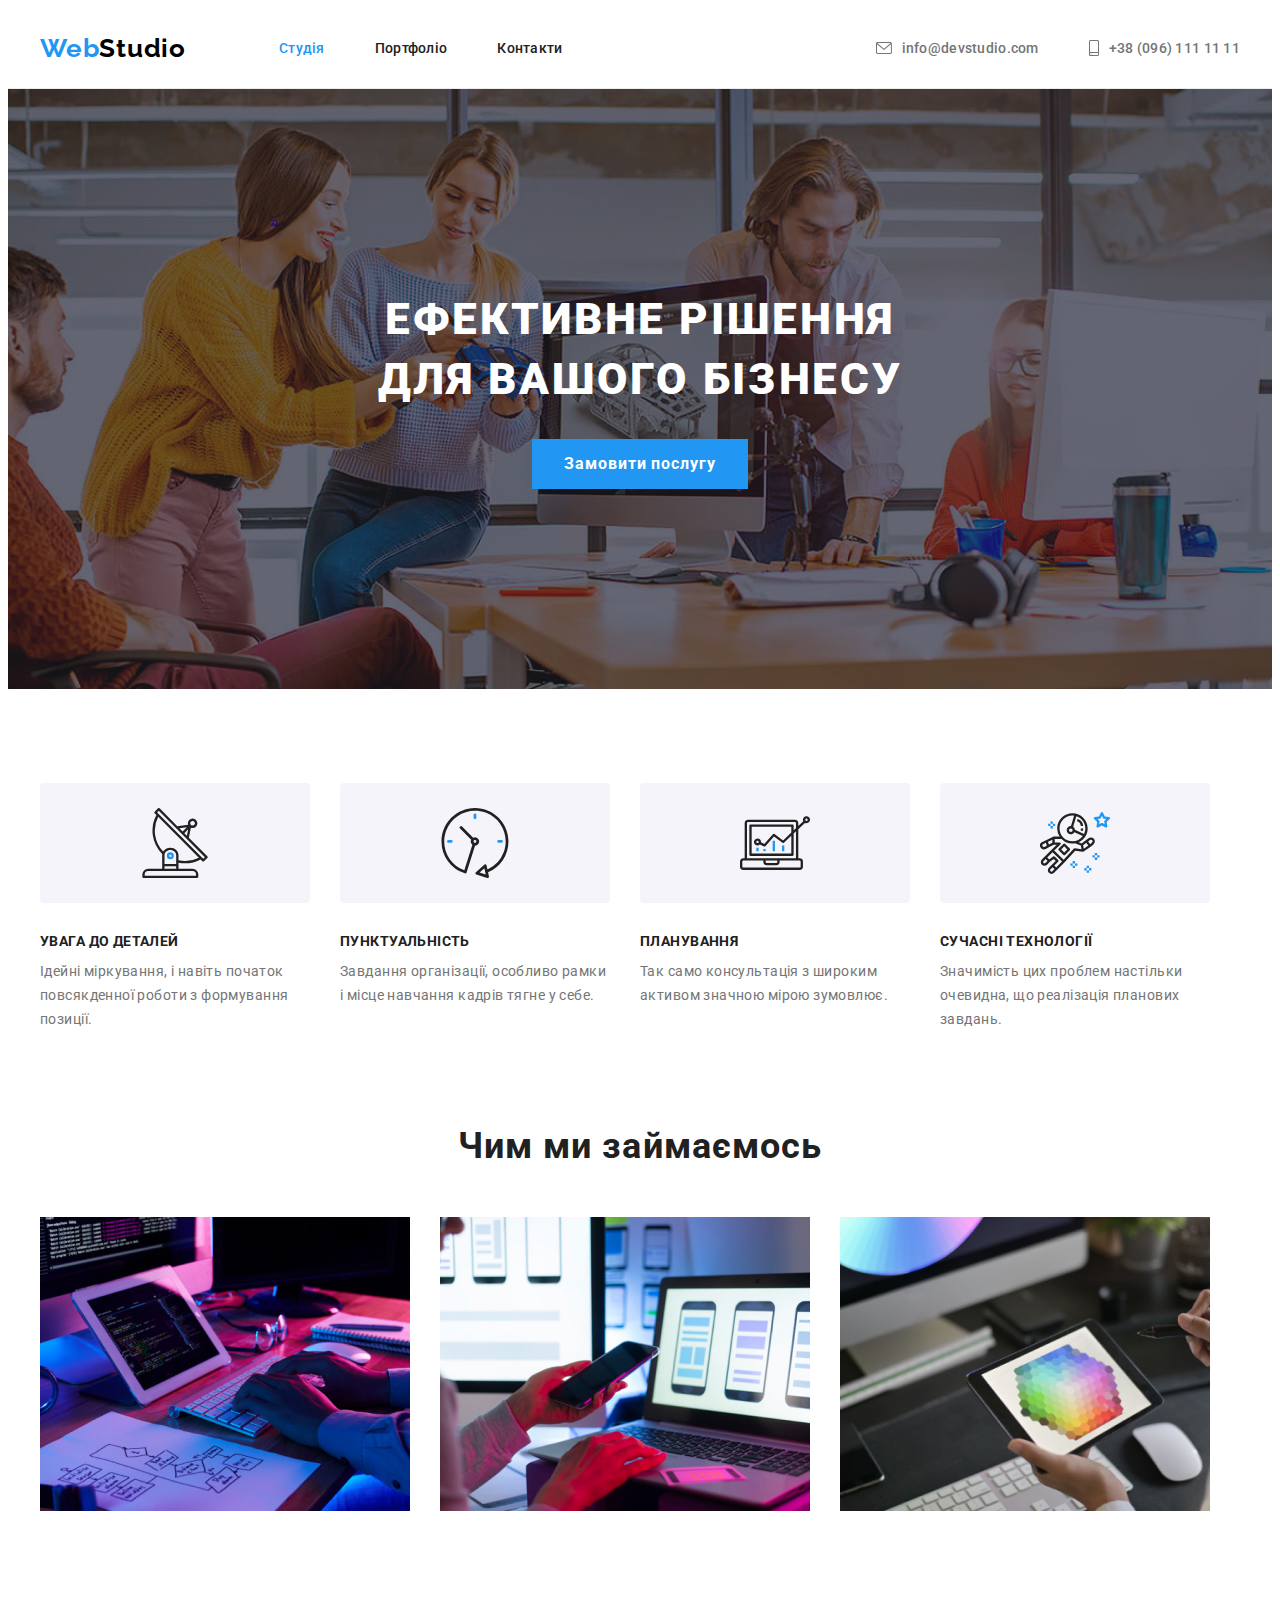
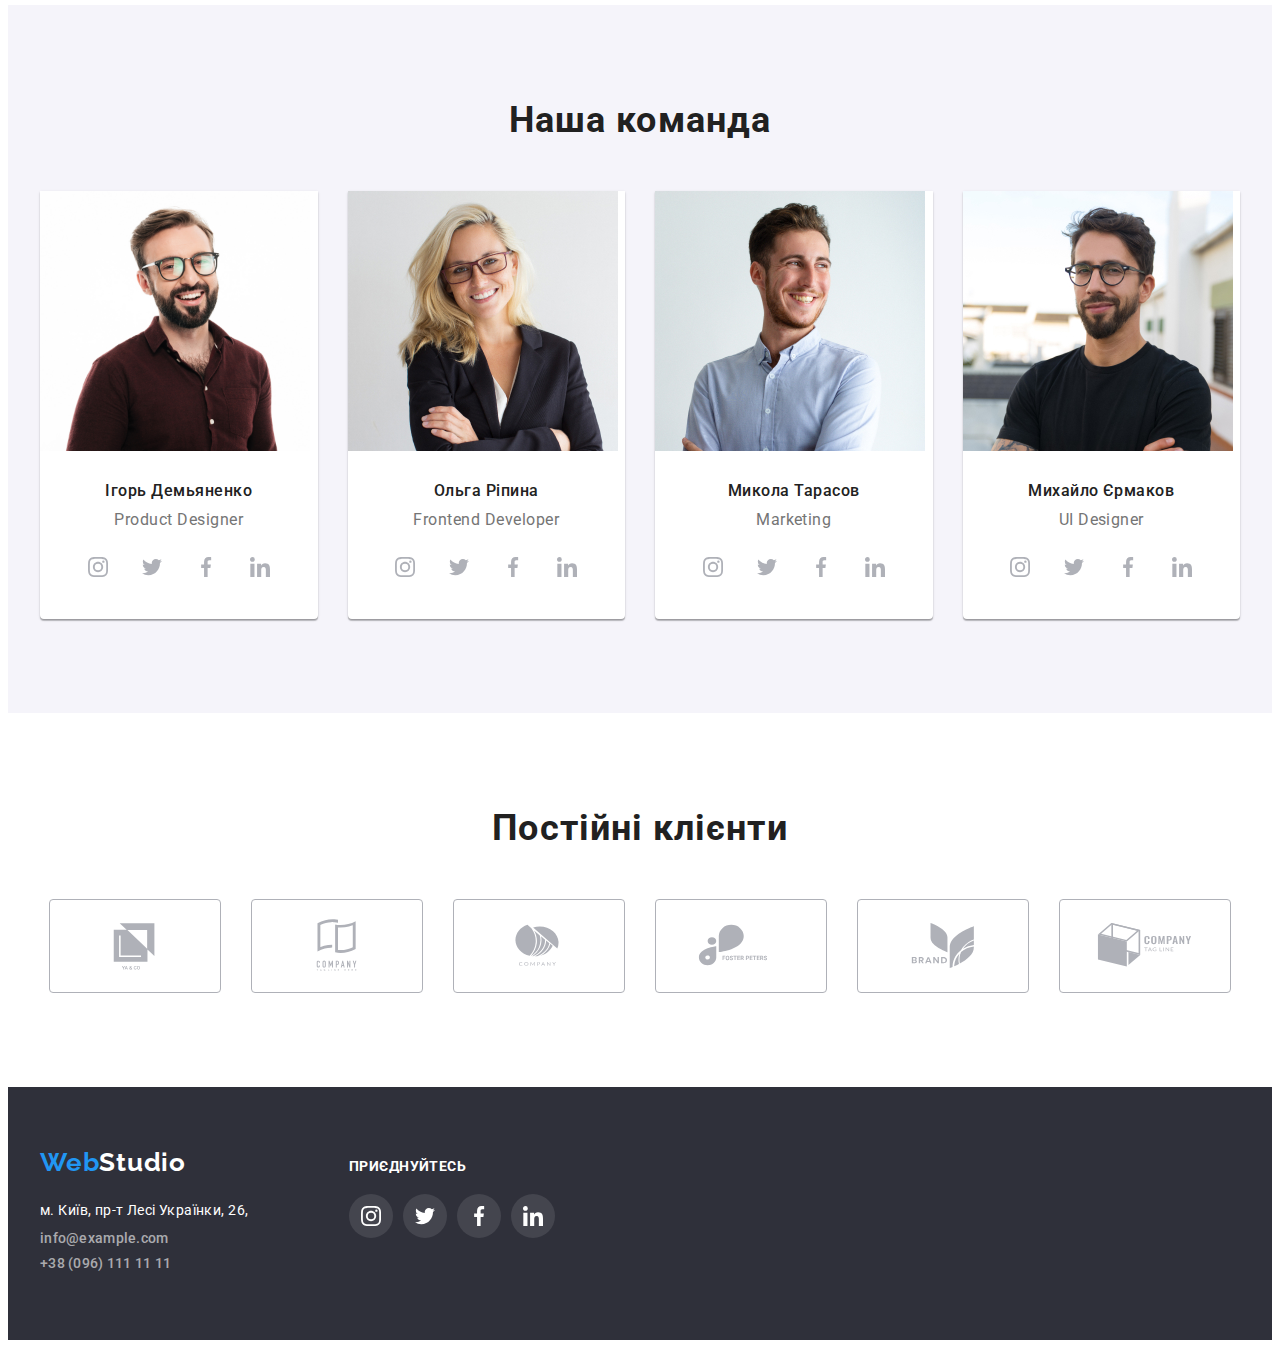
<file: index.html>
<!DOCTYPE html>
<html lang="uk">
  <head>
    <meta charset="UTF-8" />
    <meta http-equiv="X-UA-Compatible" content="IE=edge" />
    <meta name="viewport" content="width=device-width, initial-scale=1.0" />
    <title>WebStudio</title>
    <!--Fonts start-->
    <link rel="preconnect" href="https://fonts.googleapis.com" />
    <link rel="preconnect" href="https://fonts.gstatic.com" crossorigin />
    <link
      href="https://fonts.googleapis.com/css2?family=Montserrat&family=Raleway:wght@700&family=Roboto:wght@400;500;700;900&display=swap"
      rel="stylesheet"
    />
    <!--Fonts end-->
    <!--Normalize start-->
    <link
      rel="stylesheet"
      href="https://cdnjs.cloudflare.com/ajax/libs/modern-normalize/1.1.0/modern-normalize.min.css"
      integrity="sha512-wpPYUAdjBVSE4KJnH1VR1HeZfpl1ub8YT/NKx4PuQ5NmX2tKuGu6U/JRp5y+Y8XG2tV+wKQpNHVUX03MfMFn9Q=="
      crossorigin="anonymous"
      referrerpolicy="no-referrer"
    />
    <!--Normalize end-->
    <!--Custom styles start-->
    <link rel="stylesheet" href="./css/styles.css" />
    <!--Custom styles end-->
  </head>
  <body>
    <!-- Header section -->
    <header class="header">
      <div class="container header-container">
        <a class="logo link"> Web<span class="studio-header">Studio</span> </a>

        <nav class="header-nav">
          <ul class="header-nav-list list">
            <li class="header-item">
              <a
                class="header-link header-link-current link"
                href="./index.html"
                >Студія</a
              >
            </li>
            <li class="header-item">
              <a class="header-link link" href="./portfolio.html">Портфоліо</a>
            </li>
            <li class="header-item">
              <a class="header-link link" href="">Контакти</a>
            </li>
          </ul>
        </nav>
        <ul class="header-contact list">
          <li class="header-contact-list">
            <a class="header-mail link" href="mailto:info@devstudio.com">
              <svg class="icon-nav-mail icon-nav" width="16" height="12">
                <use href="./images/icons.svg#envelope"></use>
              </svg>
              info@devstudio.com
            </a>
          </li>
          <li class="header-contact-list">
            <a class="header-phone link" href="tel:+380961111111">
              <svg class="icon-nav-phon icon-nav" width="10" height="16">
                <use href="./images/icons.svg#smartphone"></use>
              </svg>
              +38 (096) 111 11 11
            </a>
          </li>
        </ul>
      </div>
    </header>
    <!-- Main section -->
    <main>
      <!-- Hero section -->
      <section class="hero-section section">
        <div class="container hero-container">
          <h1 class="main-title">
            Ефективне&nbsp;рішення для&nbsp;вашого бізнесу
          </h1>
          <button class="hero-button" type="button">Замовити послугу</button>
        </div>
      </section>
      <!-- Specialty section -->
      <section class="specialty section">
        <div class="container">
          <h2 class="specialty pecialty-titel" hidden>Характеристики</h2>
          <ul class="specialty-list list">
            <li class="specialty-list-item">
              <div class="specialty-icon-box">
                <svg class="specialty-icon" width="70" height="70">
                  <use href="./images/icons.svg#antenna"></use>
                </svg>
              </div>
              <h3 class="speciality-item">Увага до деталей</h3>
              <p class="specialty-desc">
                Ідейні міркування, і навіть початок повсякденної роботи з
                формування позиції.
              </p>
            </li>
            <li class="specialty-list-item">
              <div class="specialty-icon-box">
                <svg class="specialty-icon" width="70" height="70">
                  <use href="./images/icons.svg#clock"></use>
                </svg>
              </div>
              <h3 class="speciality-item">Пунктуальність</h3>
              <p class="specialty-desc">
                Завдання організації, особливо рамки і місце навчання кадрів
                тягне у себе.
              </p>
            </li>
            <li class="specialty-list-item">
              <div class="specialty-icon-box">
                <svg class="specialty-icon" width="70" height="70">
                  <use href="./images/icons.svg#diagram"></use>
                </svg>
              </div>
              <h3 class="speciality-item">Планування</h3>
              <p class="specialty-desc">
                Так само консультація з широким активом значною мірою зумовлює.
              </p>
            </li>
            <li class="specialty-list-item">
              <div class="specialty-icon-box">
                <svg class="specialty-icon" width="70" height="70">
                  <use href="./images/icons.svg#astronaut"></use>
                </svg>
              </div>
              <h3 class="speciality-item">Сучасні технології</h3>
              <p class="specialty-desc">
                Значимість цих проблем настільки очевидна, що реалізація
                планових завдань.
              </p>
            </li>
          </ul>
        </div>
      </section>
      <!-- work cards section -->
      <section class="work-cards section">
        <div class="container">
          <h2 class="cards-titel">Чим ми займаємось</h2>

          <ul class="work-cards-list list">
            <li class="work-card">
              <img
                class="work-card-image"
                src="./images/work1.jpg"
                alt="робота за ПК"
                width="370"
                height="294"
              />
            </li>
            <li class="work-card">
              <img
                class="work-card-image"
                src="./images/work2.jpg"
                alt="робота за ПК"
                width="370"
                height="294"
              />
            </li>
            <li class="work-card">
              <img
                class="work-card-image"
                src="./images/work3.jpg"
                alt="робота за ПК"
                width="370"
                height="294"
              />
            </li>
          </ul>
        </div>
      </section>

      <!-- Our team section-->
      <section class="team-card section">
        <div class="container">
          <h2 class="cards-titel">Наша команда</h2>
          <ul class="team-card-list list">
            <li class="team-card-item">
              <img
                class="team-card-image"
                src="./images/team1.jpg"
                alt="Ігорь Демьяненко"
                width="270"
                height="260"
              />
              <div class="team-wrapper">
                <h3 class="team-name">Ігорь Демьяненко</h3>
                <p class="team-card-description">Product Designer</p>
                <ul class="socials list">
                  <li class="socials-items">
                    <a
                      class="socials-link link"
                      href=""
                      target="_blank"
                      rel="noopener noreferrer"
                      aria-label="instagram"
                    >
                      <svg class="socials-icon" width="20" height="20">
                        <use href="./images/icons.svg#instagram"></use>
                      </svg>
                    </a>
                  </li>
                  <li class="socials-items">
                    <a
                      class="socials-link link"
                      href=""
                      target="_blank"
                      rel="noopener noreferrer"
                      aria-label="twitter"
                    >
                      <svg class="socials-icon" width="20" height="20">
                        <use href="./images/icons.svg#twitter"></use>
                      </svg>
                    </a>
                  </li>
                  <li class="socials-items">
                    <a
                      class="socials-link link"
                      href=""
                      target="_blank"
                      rel="noopener noreferrer"
                      aria-label="facebook"
                    >
                      <svg class="socials-icon" width="20" height="20">
                        <use href="./images/icons.svg#facebook"></use>
                      </svg>
                    </a>
                  </li>
                  <li class="socials-items">
                    <a
                      class="socials-link link"
                      href=""
                      target="_blank"
                      rel="noopener noreferrer"
                      aria-label="linkedin"
                    >
                      <svg class="socials-icon" width="20" height="20">
                        <use href="./images/icons.svg#linkedin"></use>
                      </svg>
                    </a>
                  </li>
                </ul>
              </div>
            </li>
            <li class="team-card-item">
              <img
                class="team-card-image"
                src="./images/team2.jpg"
                alt="Ольга Ріпина"
                width="270"
                height="260"
              />
              <div class="team-wrapper">
                <h3 class="team-name">Ольга Ріпина</h3>
                <p class="team-card-description">Frontend Developer</p>
                <ul class="socials list">
                  <li class="socials-items">
                    <a
                      class="socials-link link"
                      href=""
                      target="_blank"
                      rel="noopener noreferrer"
                      aria-label="instagram"
                    >
                      <svg class="socials-icon" width="20" height="20">
                        <use href="./images/icons.svg#instagram"></use>
                      </svg>
                    </a>
                  </li>
                  <li class="socials-items">
                    <a
                      class="socials-link link"
                      href=""
                      target="_blank"
                      rel="noopener noreferrer"
                      aria-label="twitter"
                    >
                      <svg class="socials-icon" width="20" height="20">
                        <use href="./images/icons.svg#twitter"></use>
                      </svg>
                    </a>
                  </li>
                  <li class="socials-items">
                    <a
                      class="socials-link link"
                      href=""
                      target="_blank"
                      rel="noopener noreferrer"
                      aria-label="facebook"
                    >
                      <svg class="socials-icon" width="20" height="20">
                        <use href="./images/icons.svg#facebook"></use>
                      </svg>
                    </a>
                  </li>
                  <li class="socials-items">
                    <a
                      class="socials-link link"
                      href=""
                      target="_blank"
                      rel="noopener noreferrer"
                      aria-label="linkedin"
                    >
                      <svg class="socials-icon" width="20" height="20">
                        <use href="./images/icons.svg#linkedin"></use>
                      </svg>
                    </a>
                  </li>
                </ul>
              </div>
            </li>
            <li class="team-card-item">
              <img
                class="team-card-image"
                src="./images/team3.jpg"
                alt="Микола Тарасов"
                width="270"
                height="260"
              />
              <div class="team-wrapper">
                <h3 class="team-name">Микола Тарасов</h3>
                <p class="team-card-description">Marketing</p>
                <ul class="socials list">
                  <li class="socials-items">
                    <a
                      class="socials-link link"
                      href=""
                      target="_blank"
                      rel="noopener noreferrer"
                      aria-label="instagram"
                    >
                      <svg class="socials-icon" width="20" height="20">
                        <use href="./images/icons.svg#instagram"></use>
                      </svg>
                    </a>
                  </li>
                  <li class="socials-items">
                    <a
                      class="socials-link link"
                      href=""
                      target="_blank"
                      rel="noopener noreferrer"
                      aria-label="twitter"
                    >
                      <svg class="socials-icon" width="20" height="20">
                        <use href="./images/icons.svg#twitter"></use>
                      </svg>
                    </a>
                  </li>
                  <li class="socials-items">
                    <a
                      class="socials-link link"
                      href=""
                      target="_blank"
                      rel="noopener noreferrer"
                      aria-label="facebook"
                    >
                      <svg class="socials-icon" width="20" height="20">
                        <use href="./images/icons.svg#facebook"></use>
                      </svg>
                    </a>
                  </li>
                  <li class="socials-items">
                    <a
                      class="socials-link link"
                      href=""
                      target="_blank"
                      rel="noopener noreferrer"
                      aria-label="linkedin"
                    >
                      <svg class="socials-icon" width="20" height="20">
                        <use href="./images/icons.svg#linkedin"></use>
                      </svg>
                    </a>
                  </li>
                </ul>
              </div>
            </li>
            <li class="team-card-item">
              <img
                class="team-card-image"
                src="./images/team4.jpg"
                alt="Михайло Єрмаков"
                width="270"
                height="260"
              />
              <div class="team-wrapper">
                <h3 class="team-name">Михайло Єрмаков</h3>
                <p class="team-card-description">UI Designer</p>
                <ul class="socials list">
                  <li class="socials-items">
                    <a
                      class="socials-link link"
                      href=""
                      target="_blank"
                      rel="noopener noreferrer"
                      aria-label="instagram"
                    >
                      <svg class="socials-icon" width="20" height="20">
                        <use href="./images/icons.svg#instagram"></use>
                      </svg>
                    </a>
                  </li>
                  <li class="socials-items">
                    <a
                      class="socials-link link"
                      href=""
                      target="_blank"
                      rel="noopener noreferrer"
                      aria-label="twitter"
                    >
                      <svg class="socials-icon" width="20" height="20">
                        <use href="./images/icons.svg#twitter"></use>
                      </svg>
                    </a>
                  </li>
                  <li class="socials-items">
                    <a
                      class="socials-link link"
                      href=""
                      target="_blank"
                      rel="noopener noreferrer"
                      aria-label="facebook"
                    >
                      <svg class="socials-icon" width="20" height="20">
                        <use href="./images/icons.svg#facebook"></use>
                      </svg>
                    </a>
                  </li>
                  <li class="socials-items">
                    <a
                      class="socials-link link"
                      href=""
                      target="_blank"
                      rel="noopener noreferrer"
                      aria-label="linkedin"
                    >
                      <svg class="socials-icon" width="20" height="20">
                        <use href="./images/icons.svg#linkedin"></use>
                      </svg>
                    </a>
                  </li>
                </ul>
              </div>
            </li>
          </ul>
        </div>
      </section>
      <!--main clients-->
      <section class="client-section section">
        <div class="container">
          <h2 class="client-titel cards-titel">Постійні клієнти</h2>
          <ul class="client list">
            <li class="client-items">
              <a
                class="client-link link"
                href=""
                target="_blank"
                rel="noopener noreferrer"
                aria-label="company"
              >
                <svg class="client-icon" width="106" height="60">
                  <use href="./images/icons.svg#Logo1"></use>
                </svg>
              </a>
            </li>
            <li class="client-items">
              <a
                class="client-link link"
                href=""
                target="_blank"
                rel="noopener noreferrer"
                aria-label="company"
              >
                <svg class="client-icon" width="106" height="60">
                  <use href="./images/icons.svg#Logo2"></use>
                </svg>
              </a>
            </li>
            <li class="client-items">
              <a
                class="client-link link"
                href=""
                target="_blank"
                rel="noopener noreferrer"
                aria-label="company"
              >
                <svg class="client-icon" width="106" height="60">
                  <use href="./images/icons.svg#Logo3"></use>
                </svg>
              </a>
            </li>
            <li class="client-items">
              <a
                class="client-link link"
                href=""
                target="_blank"
                rel="noopener noreferrer"
                aria-label="company"
              >
                <svg class="client-icon" width="106" height="60">
                  <use href="./images/icons.svg#Logo4"></use>
                </svg>
              </a>
            </li>
            <li class="client-items">
              <a
                class="client-link link"
                href=""
                target="_blank"
                rel="noopener noreferrer"
                aria-label="company"
              >
                <svg class="client-icon" width="106" height="60">
                  <use href="./images/icons.svg#Logo5"></use>
                </svg>
              </a>
            </li>
            <li class="client-items">
              <a
                class="client-link link"
                href=""
                target="_blank"
                rel="noopener noreferrer"
                aria-label="company"
              >
                <svg class="client-icon" width="106" height="60">
                  <use href="./images/icons.svg#Logo6"></use>
                </svg>
              </a>
            </li>
          </ul>
        </div>
      </section>
    </main>
    <!--footer section-->
    <footer class="footer">
      <div class="container footer-conteiner">
        <div class="footer-conteiner1">
          <a class="logo link logo-footer">
            Web<span class="studio-footer">Studio</span>
          </a>
          <address class="footer-address">
            м. Київ, пр-т Лесі Українки, 26,
          </address>

          <ul class="footer-contact list">
            <li class="footer-contact-list">
              <a class="footer-mail link" href="mailto:info@example.com"
                >info@example.com</a
              >
            </li>
            <li class="footer-contact-list">
              <a class="footer-phone link" href="tel:+380961111111"
                >+38 (096) 111 11 11</a
              >
            </li>
          </ul>
        </div>
        <div class="footer-conteiner2">
          <h2 class="footer-socials-titel">приєднуйтесь</h2>
          <ul class="footer-socials list">
            <li class="footer-socials-items">
              <a
                class="footer-socials-link link"
                href=""
                target="_blank"
                rel="noopener noreferrer"
                aria-label="instagram"
              >
                <svg class="socials-icon" width="20" height="20">
                  <use href="./images/icons.svg#instagram"></use>
                </svg>
              </a>
            </li>
            <li class="footer-socials-items">
              <a
                class="footer-socials-link link"
                href=""
                target="_blank"
                rel="noopener noreferrer"
                aria-label="twitter"
              >
                <svg class="footer-socials-icon" width="20" height="20">
                  <use href="./images/icons.svg#twitter"></use>
                </svg>
              </a>
            </li>
            <li class="footer-socials-items">
              <a
                class="footer-socials-link link"
                href=""
                target="_blank"
                rel="noopener noreferrer"
                aria-label="facebook"
              >
                <svg class="footer-socials-icon" width="20" height="20">
                  <use href="./images/icons.svg#facebook"></use>
                </svg>
              </a>
            </li>
            <li class="footer-socials-items">
              <a
                class="footer-socials-link link"
                href=""
                target="_blank"
                rel="noopener noreferrer"
                aria-label="linkedin"
              >
                <svg class="footer-socials-icon" width="20" height="20">
                  <use href="./images/icons.svg#linkedin"></use>
                </svg>
              </a>
            </li>
          </ul>
        </div>
      </div>
    </footer>
  </body>
</html>
</file>
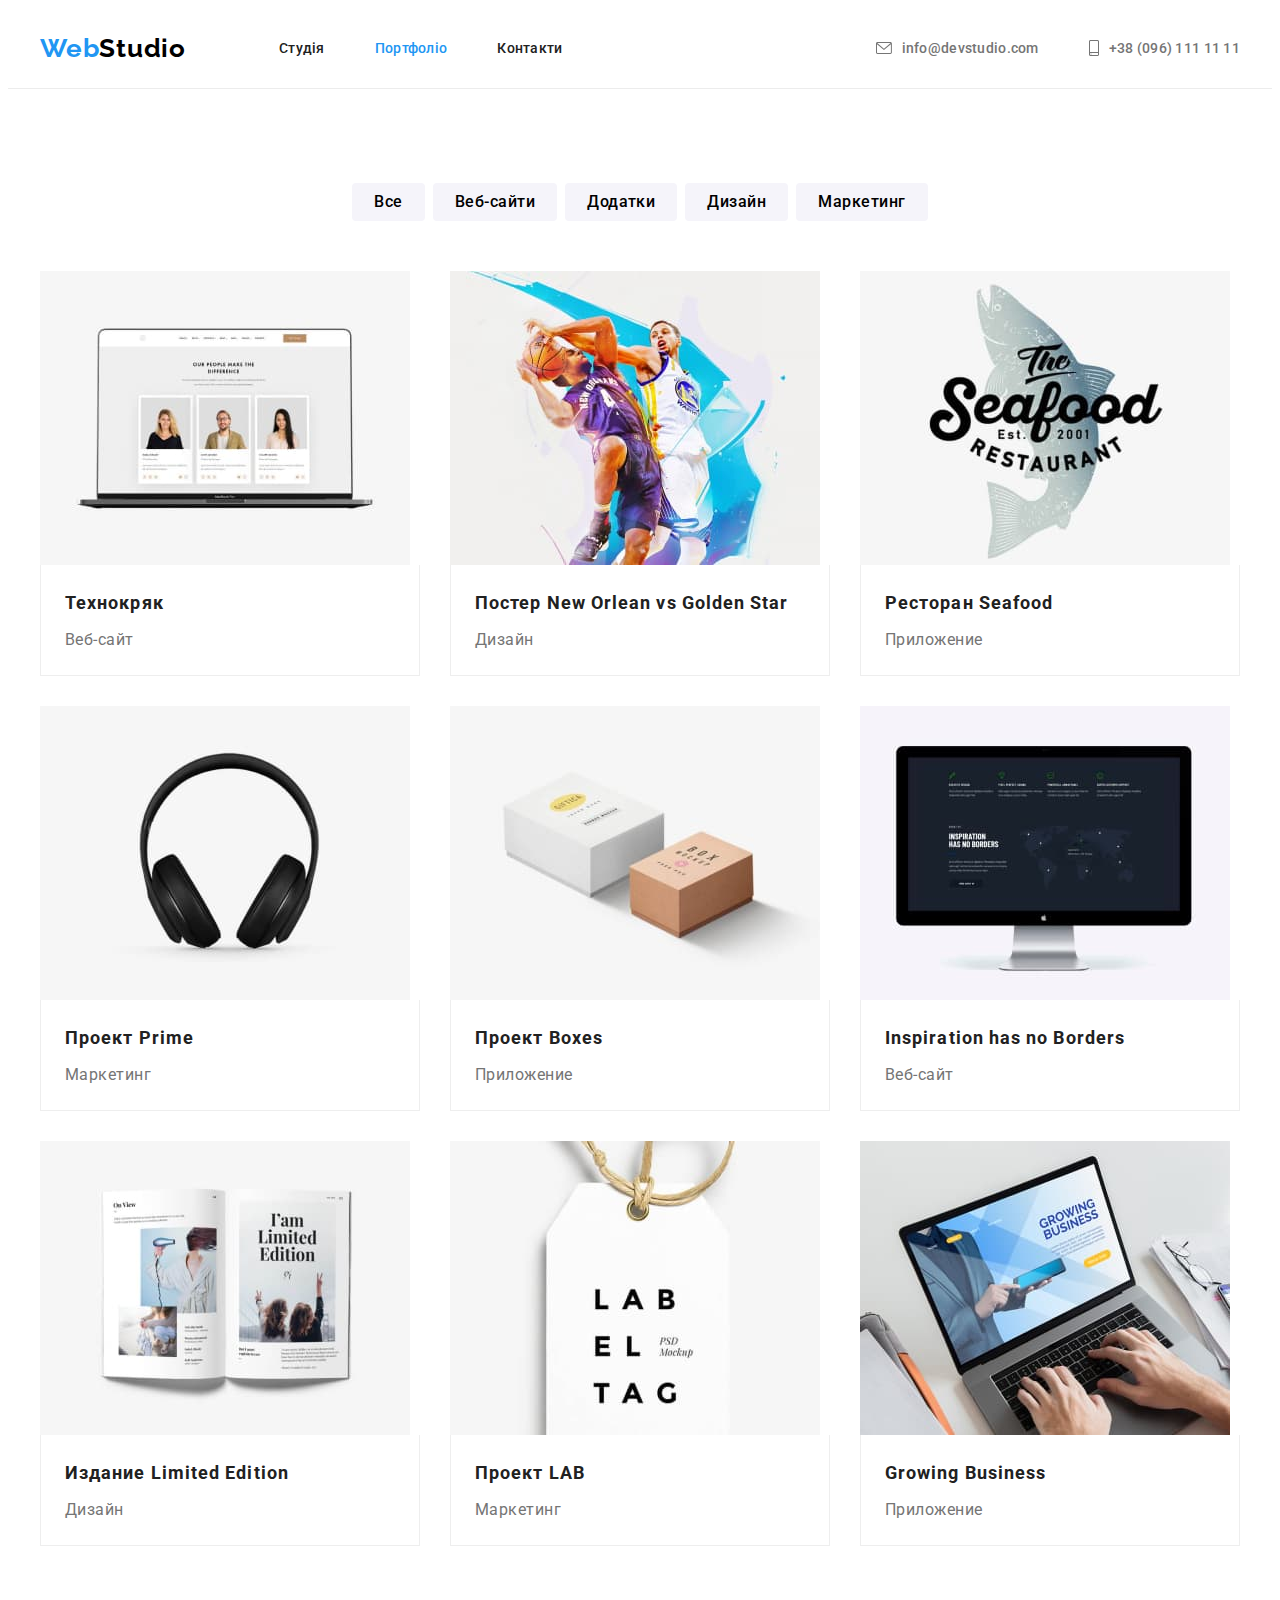
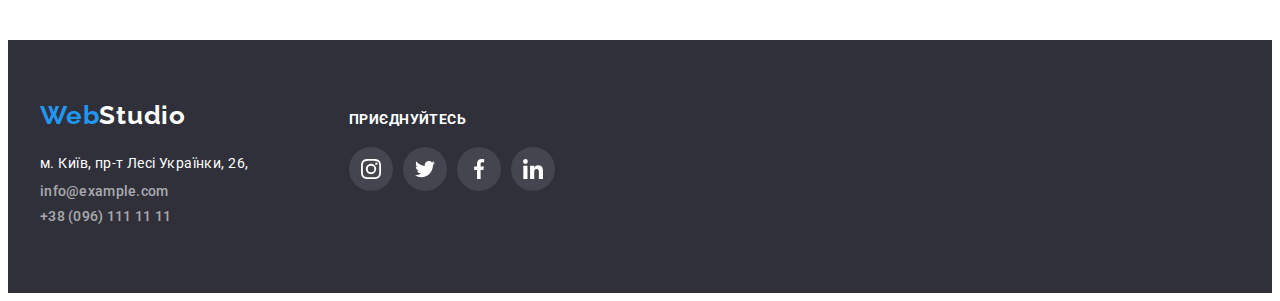
<file: portfolio.html>
<!DOCTYPE html>
<html lang="uk">
  <head>
    <meta charset="UTF-8" />
    <meta http-equiv="X-UA-Compatible" content="IE=edge" />
    <meta name="viewport" content="width=device-width, initial-scale=1.0" />
    <title>portfolio</title>
    <!--Fonts start-->
    <link rel="preconnect" href="https://fonts.googleapis.com" />
    <link rel="preconnect" href="https://fonts.gstatic.com" crossorigin />
    <link
      href="https://fonts.googleapis.com/css2?family=Montserrat&family=Raleway:wght@700&family=Roboto:wght@400;500;700;900&display=swap"
      rel="stylesheet"
    />
    <!--Fonts end-->
    <!--Normalize start-->
    <link
      rel="stylesheet"
      href="https://cdnjs.cloudflare.com/ajax/libs/modern-normalize/1.1.0/modern-normalize.min.css"
      integrity="sha512-wpPYUAdjBVSE4KJnH1VR1HeZfpl1ub8YT/NKx4PuQ5NmX2tKuGu6U/JRp5y+Y8XG2tV+wKQpNHVUX03MfMFn9Q=="
      crossorigin="anonymous"
      referrerpolicy="no-referrer"
    />
    <!--Normalize end-->
    <!--Custom styles start-->
    <link rel="stylesheet" href="./css/styles.css" />
    <!--Custom styles end-->
  </head>
  <body>
    <!-- Header section -->
    <header class="header">
      <div class="container header-container">
        <a class="logo link"> Web<span class="studio-header">Studio</span> </a>
        <nav class="header-nav">
          <ul class="header-nav-list list">
            <li class="header-item">
              <a class="header-link link" href="./index.html">Студія</a>
            </li>
            <li class="header-item">
              <a
                class="header-link header-link-current link"
                href="./portfolio.html"
                >Портфоліо</a
              >
            </li>
            <li class="header-item">
              <a class="header-link link" href="">Контакти</a>
            </li>
          </ul>
        </nav>
        <ul class="header-contact list">
          <li class="header-contact-list">
            <a class="header-mail link" href="mailto:info@devstudio.com">
              <svg class="icon-nav-mail icon-nav" width="16" height="12">
                <use href="./images/icons.svg#envelope"></use>
              </svg>
              info@devstudio.com</a
            >
          </li>
          <li class="header-contact-list">
            <a class="header-phone link" href="tel:+380961111111">
              <svg class="icon-nav-phon icon-nav" width="10" height="16">
                <use href="./images/icons.svg#smartphone"></use>
              </svg>
              +38 (096) 111 11 11
            </a>
          </li>
        </ul>
      </div>
    </header>
    <!-- Main section -->
    <main>
      <section class="gallery section">
        <div class="container">
          <!--portfolio nav sectio-->

          <ul class="button-list list">
            <li>
              <button class="portfolio-nav-button button" type="button">
                Все
              </button>
            </li>
            <li>
              <button class="portfolio-nav-button button" type="button">
                Веб-сайти
              </button>
            </li>
            <li>
              <button class="portfolio-nav-button button" type="button">
                Додатки
              </button>
            </li>
            <li>
              <button class="portfolio-nav-button button" type="button">
                Дизайн
              </button>
            </li>
            <li>
              <button class="portfolio-nav-button button" type="button">
                Маркетинг
              </button>
            </li>
          </ul>

          <!--gallery section-->

          <ul class="gallery-list list">
            <li class="gallery-list-item">
              <a class="gallery-link link" href="">
                <img
                  class="gallery-card-image"
                  src="./images/portfolio/img1.jpg"
                  alt="laptop"
                  width="370"
                  height="294"
                />
                <div class="wrapper">
                  <h2 class="card-title">Технокряк</h2>
                  <p class="gallery-desc">Веб-сайт</p>
                </div>
              </a>
            </li>
            <li class="gallery-list-item">
              <a class="gallery-link link" href="">
                <img
                  class="gallery-card-image"
                  src="./images/portfolio/img2.jpg"
                  alt="basketball players"
                  width="370"
                  height="294"
                />
                <div class="wrapper">
                  <h2 class="card-title">Постер New Orlean vs Golden Star</h2>
                  <p class="gallery-desc">Дизайн</p>
                </div>
              </a>
            </li>
            <li class="gallery-list-item">
              <a class="gallery-link link" href="">
                <img
                  class="gallery-card-image"
                  src="./images/portfolio/img3.jpg"
                  alt="seafood"
                  width="370"
                  height="294"
                />
                <div class="wrapper">
                  <h2 class="card-title">Ресторан Seafood</h2>
                  <p class="gallery-desc">Приложение</p>
                </div>
              </a>
            </li>
            <li class="gallery-list-item">
              <a class="gallery-link link" href="">
                <img
                  class="gallery-card-image"
                  src="./images/portfolio/img4.jpg"
                  alt="headphone"
                  width="370"
                  height="294"
                />
                <div class="wrapper">
                  <h2 class="card-title">Проект Prime</h2>
                  <p class="gallery-desc">Маркетинг</p>
                </div>
              </a>
            </li>
            <li class="gallery-list-item">
              <a class="gallery-link link" href="">
                <img
                  class="gallery-card-image"
                  src="./images/portfolio/img5.jpg"
                  alt="two boxes"
                  width="370"
                  height="294"
                />
                <div class="wrapper">
                  <h2 class="card-title">Проект Boxes</h2>
                  <p class="gallery-desc">Приложение</p>
                </div>
              </a>
            </li>
            <li class="gallery-list-item">
              <a class="gallery-link link" href="">
                <img
                  class="gallery-card-image"
                  src="./images/portfolio/img6.jpg"
                  alt="monitor"
                  width="370"
                  height="294"
                />
                <div class="wrapper">
                  <h2 class="card-title">Inspiration has no Borders</h2>
                  <p class="gallery-desc">Веб-сайт</p>
                </div>
              </a>
            </li>
            <li class="gallery-list-item">
              <a class="gallery-link link" href="">
                <img
                  class="gallery-card-image"
                  src="./images/portfolio/img7.jpg"
                  alt="magazine"
                  width="370"
                  height="294"
                />
                <div class="wrapper">
                  <h2 class="card-title">Издание Limited Edition</h2>
                  <p class="gallery-desc">Дизайн</p>
                </div>
              </a>
            </li>
            <li class="gallery-list-item">
              <a class="gallery-link link" href="">
                <img
                  class="gallery-card-image"
                  src="./images/portfolio/img8.jpg"
                  alt="Lab el tag"
                  width="370"
                  height="294"
                />
                <div class="wrapper">
                  <h2 class="card-title">Проект LAB</h2>
                  <p class="gallery-desc">Маркетинг</p>
                </div>
              </a>
            </li>
            <li class="gallery-list-item">
              <a class="gallery-link link" href="">
                <img
                  class="gallery-card-image"
                  src="./images/portfolio/img9.jpg"
                  alt="laptop and hands"
                  width="370"
                  height="294"
                />
                <div class="wrapper">
                  <h2 class="card-title">Growing Business</h2>
                  <p class="gallery-desc">Приложение</p>
                </div>
              </a>
            </li>
          </ul>
        </div>
      </section>
    </main>
    <!--footer section-->
    <footer class="footer">
      <div class="container footer-conteiner">
        <div class="footer-conteiner1">
          <a class="logo link logo-footer">
            Web<span class="studio-footer">Studio</span>
          </a>
          <address class="footer-address">
            м. Київ, пр-т Лесі Українки, 26,
          </address>

          <ul class="footer-contact list">
            <li class="footer-contact-list">
              <a class="footer-mail link" href="mailto:info@example.com"
                >info@example.com</a
              >
            </li>
            <li class="footer-contact-list">
              <a class="footer-phone link" href="tel:+380961111111"
                >+38 (096) 111 11 11</a
              >
            </li>
          </ul>
        </div>
        <div class="footer-conteiner2">
          <h2 class="footer-socials-titel">приєднуйтесь</h2>
          <ul class="footer-socials list">
            <li class="footer-socials-items">
              <a
                class="footer-socials-link link"
                href=""
                target="_blank"
                rel="noopener noreferrer"
                aria-label="instagram"
              >
                <svg class="socials-icon" width="20" height="20">
                  <use href="./images/icons.svg#instagram"></use>
                </svg>
              </a>
            </li>
            <li class="footer-socials-items">
              <a
                class="footer-socials-link link"
                href=""
                target="_blank"
                rel="noopener noreferrer"
                aria-label="twitter"
              >
                <svg class="footer-socials-icon" width="20" height="20">
                  <use href="./images/icons.svg#twitter"></use>
                </svg>
              </a>
            </li>
            <li class="footer-socials-items">
              <a
                class="footer-socials-link link"
                href=""
                target="_blank"
                rel="noopener noreferrer"
                aria-label="facebook"
              >
                <svg class="footer-socials-icon" width="20" height="20">
                  <use href="./images/icons.svg#facebook"></use>
                </svg>
              </a>
            </li>
            <li class="footer-socials-items">
              <a
                class="footer-socials-link link"
                href=""
                target="_blank"
                rel="noopener noreferrer"
                aria-label="linkedin"
              >
                <svg class="footer-socials-icon" width="20" height="20">
                  <use href="./images/icons.svg#linkedin"></use>
                </svg>
              </a>
            </li>
          </ul>
        </div>
      </div>
    </footer>
  </body>
</html>
</file>
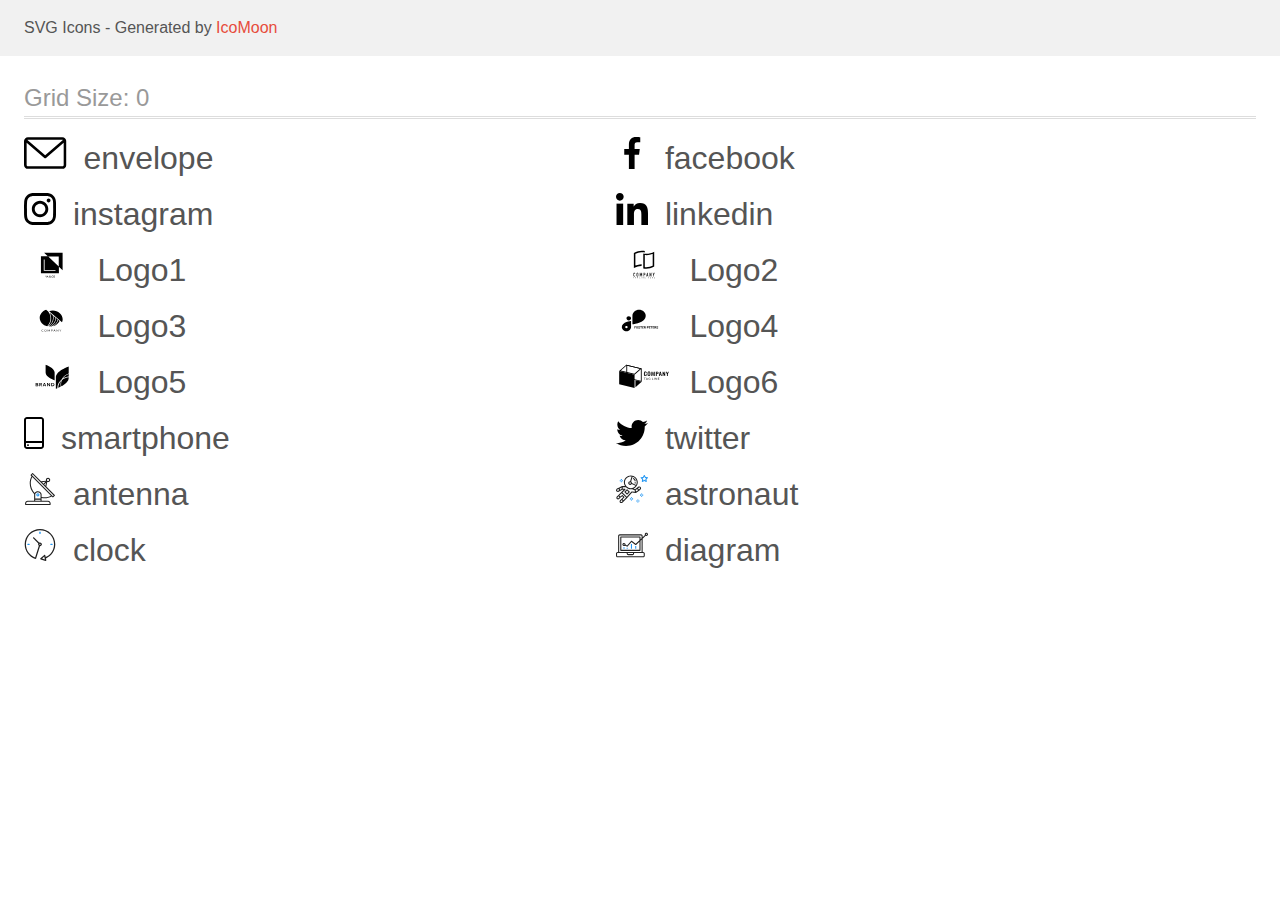
<file: images/icomoon/demo.html>
<!doctype html>
<html>
<head>
    <title>IcoMoon - SVG Icons</title>
    <meta charset="utf-8">
    <meta name="viewport" content="width=device-width, initial-scale=1">
    <link rel="stylesheet" href="demo-files/demo.css">
    <link rel="stylesheet" href="style.css">
</head>
<body>
<svg aria-hidden="true" style="position: absolute; width: 0; height: 0; overflow: hidden;" version="1.1" xmlns="http://www.w3.org/2000/svg" xmlns:xlink="http://www.w3.org/1999/xlink">
<defs>
<symbol id="envelope" viewBox="0 0 43 32">
<path d="M38.667 0h-34.667c-2.206 0-4 1.794-4 4v24c0 2.206 1.794 4 4 4h34.667c2.206 0 4-1.794 4-4v-24c0-2.206-1.794-4-4-4v0zM38.667 2.667c0.181 0 0.353 0.038 0.511 0.103l-17.844 15.466-17.844-15.466c0.158-0.066 0.33-0.103 0.511-0.103h34.667zM38.667 29.333h-34.667c-0.736 0-1.333-0.598-1.333-1.333v-22.413l17.793 15.421c0.251 0.217 0.563 0.326 0.874 0.326s0.622-0.108 0.874-0.326l17.793-15.421v22.413c0 0.736-0.598 1.333-1.333 1.333v0z"></path>
</symbol>
<symbol id="facebook" viewBox="0 0 32 32">
<path d="M21.329 5.313h2.921v-5.088c-0.504-0.069-2.237-0.225-4.256-0.225-4.212 0-7.097 2.649-7.097 7.519v4.481h-4.648v5.688h4.648v14.312h5.699v-14.311h4.46l0.708-5.688h-5.169v-3.919c0.001-1.644 0.444-2.769 2.735-2.769z"></path>
</symbol>
<symbol id="instagram" viewBox="0 0 32 32">
<path d="M31.969 9.408c-0.075-1.7-0.35-2.869-0.744-3.882-0.406-1.075-1.032-2.038-1.851-2.838-0.8-0.813-1.769-1.444-2.832-1.844-1.019-0.394-2.182-0.669-3.882-0.744-1.713-0.081-2.257-0.1-6.601-0.1s-4.888 0.019-6.595 0.094c-1.7 0.075-2.869 0.35-3.882 0.744-1.075 0.406-2.038 1.031-2.838 1.85-0.813 0.8-1.444 1.769-1.844 2.832-0.394 1.019-0.669 2.182-0.744 3.882-0.081 1.713-0.1 2.257-0.1 6.601s0.019 4.888 0.094 6.595c0.075 1.7 0.35 2.869 0.744 3.882 0.406 1.075 1.038 2.038 1.85 2.838 0.8 0.813 1.769 1.444 2.832 1.844 1.019 0.394 2.182 0.669 3.882 0.744 1.706 0.075 2.25 0.094 6.595 0.094s4.888-0.019 6.595-0.094c1.7-0.075 2.869-0.35 3.882-0.744 2.151-0.832 3.851-2.532 4.682-4.682 0.394-1.019 0.669-2.182 0.744-3.882 0.075-1.707 0.094-2.251 0.094-6.595s-0.006-4.888-0.081-6.595zM29.087 22.473c-0.069 1.563-0.331 2.407-0.55 2.969-0.538 1.394-1.644 2.5-3.038 3.038-0.563 0.219-1.413 0.481-2.969 0.55-1.688 0.075-2.194 0.094-6.464 0.094s-4.782-0.019-6.464-0.094c-1.563-0.069-2.407-0.331-2.969-0.55-0.694-0.256-1.325-0.663-1.838-1.194-0.531-0.519-0.938-1.144-1.194-1.838-0.219-0.563-0.481-1.413-0.55-2.969-0.075-1.688-0.094-2.194-0.094-6.464s0.019-4.782 0.094-6.464c0.069-1.563 0.331-2.407 0.55-2.969 0.256-0.694 0.663-1.325 1.2-1.838 0.519-0.531 1.144-0.938 1.838-1.194 0.563-0.219 1.413-0.481 2.969-0.55 1.688-0.075 2.194-0.094 6.464-0.094 4.276 0 4.782 0.019 6.464 0.094 1.563 0.069 2.407 0.331 2.969 0.55 0.694 0.256 1.325 0.662 1.838 1.194 0.531 0.519 0.938 1.144 1.194 1.838 0.219 0.563 0.481 1.413 0.55 2.969 0.075 1.688 0.094 2.194 0.094 6.464s-0.019 4.77-0.094 6.458z"></path>
<path d="M16.059 7.783c-4.538 0-8.22 3.682-8.22 8.22s3.682 8.22 8.22 8.22c4.538 0 8.22-3.682 8.22-8.22s-3.682-8.22-8.22-8.22zM16.059 21.335c-2.944 0-5.332-2.388-5.332-5.332s2.388-5.332 5.332-5.332c2.944 0 5.332 2.388 5.332 5.332s-2.388 5.332-5.332 5.332z"></path>
<path d="M26.524 7.458c0 1.060-0.859 1.919-1.919 1.919s-1.919-0.859-1.919-1.919c0-1.060 0.859-1.919 1.919-1.919s1.919 0.859 1.919 1.919z"></path>
</symbol>
<symbol id="linkedin" viewBox="0 0 32 32">
<path d="M31.992 32v-0.001h0.008v-11.736c0-5.741-1.236-10.164-7.948-10.164-3.227 0-5.392 1.771-6.276 3.449h-0.093v-2.913h-6.364v21.364h6.627v-10.579c0-2.785 0.528-5.479 3.977-5.479 3.399 0 3.449 3.179 3.449 5.657v10.401h6.62z"></path>
<path d="M0.528 10.636h6.635v21.364h-6.635v-21.364z"></path>
<path d="M3.843 0c-2.121 0-3.843 1.721-3.843 3.843s1.721 3.879 3.843 3.879c2.121 0 3.843-1.757 3.843-3.879-0.001-2.121-1.723-3.843-3.843-3.843v0z"></path>
</symbol>
<symbol id="Logo1" viewBox="0 0 57 32">
<path d="M20.267 3.733l3.738 3.538-6.938-0.004v17.166h18.133v-6.564l3.733 3.534v-17.671h-18.667zM35.036 17.455l-10.597-10.032h10.597v10.032zM31.746 21.923h-11.81v-11.545h0.835v10.764h10.975v0.782zM22.725 26.72l-0.436 0.898-0.436-0.898h-0.366l0.637 1.198v0.698h0.331v-0.698l0.635-1.198h-0.365zM23.273 28.615l0.154-0.441h0.734l0.155 0.441h0.344l-0.717-1.896h-0.296l-0.716 1.896h0.342zM23.794 27.122l0.275 0.786h-0.549l0.275-0.786zM25.531 27.863c-0.048 0.073-0.072 0.153-0.072 0.241 0 0.16 0.056 0.29 0.168 0.389s0.263 0.148 0.451 0.148 0.349-0.051 0.484-0.152l0.107 0.126h0.367l-0.279-0.329c0.109-0.149 0.164-0.341 0.164-0.574h-0.275c0 0.128-0.026 0.243-0.079 0.348l-0.366-0.432 0.129-0.094c0.091-0.066 0.157-0.132 0.197-0.198s0.060-0.14 0.060-0.219c0-0.12-0.044-0.22-0.133-0.301s-0.201-0.122-0.339-0.122c-0.153 0-0.274 0.043-0.365 0.13s-0.135 0.203-0.135 0.352c0 0.061 0.014 0.124 0.043 0.189s0.081 0.144 0.155 0.237c-0.141 0.101-0.235 0.188-0.283 0.262zM26.386 28.282c-0.093 0.071-0.193 0.107-0.299 0.107-0.095 0-0.17-0.027-0.227-0.082s-0.085-0.126-0.085-0.214c0-0.102 0.052-0.192 0.156-0.271l0.040-0.029 0.414 0.488zM26.046 27.442c-0.089-0.11-0.134-0.202-0.134-0.275 0-0.063 0.018-0.116 0.055-0.158s0.085-0.063 0.147-0.063c0.057 0 0.105 0.018 0.142 0.053s0.056 0.077 0.056 0.126c0 0.075-0.027 0.136-0.081 0.184l-0.040 0.033-0.145 0.099zM29.132 28.472c0.13-0.114 0.205-0.272 0.224-0.474h-0.328c-0.017 0.135-0.059 0.232-0.124 0.29s-0.162 0.087-0.292 0.087c-0.142 0-0.249-0.054-0.323-0.161s-0.109-0.264-0.109-0.469v-0.168c0.002-0.202 0.041-0.355 0.117-0.46s0.188-0.158 0.331-0.158c0.123 0 0.217 0.030 0.28 0.091s0.104 0.158 0.12 0.294h0.328c-0.021-0.207-0.095-0.368-0.223-0.482s-0.296-0.171-0.505-0.171c-0.155 0-0.293 0.037-0.411 0.111s-0.209 0.179-0.272 0.315c-0.063 0.136-0.095 0.294-0.095 0.473v0.177c0.003 0.174 0.035 0.328 0.098 0.46s0.151 0.234 0.266 0.306c0.115 0.071 0.249 0.107 0.4 0.107 0.216 0 0.389-0.056 0.52-0.169zM31.068 28.206c0.064-0.141 0.096-0.304 0.096-0.49v-0.105c-0.001-0.185-0.034-0.347-0.099-0.486s-0.158-0.247-0.277-0.32c-0.119-0.075-0.256-0.112-0.41-0.112s-0.292 0.038-0.411 0.113c-0.119 0.075-0.211 0.183-0.277 0.324s-0.098 0.305-0.098 0.49v0.107c0.001 0.181 0.034 0.342 0.099 0.48s0.159 0.246 0.279 0.322c0.121 0.075 0.258 0.112 0.411 0.112 0.155 0 0.293-0.037 0.411-0.112s0.212-0.183 0.276-0.323zM30.716 27.135c0.080 0.112 0.12 0.273 0.12 0.483v0.099c0 0.214-0.040 0.376-0.119 0.487s-0.19 0.167-0.336 0.167c-0.144 0-0.257-0.057-0.339-0.171s-0.121-0.275-0.121-0.483v-0.109c0.002-0.204 0.043-0.362 0.122-0.473s0.192-0.168 0.335-0.168c0.146 0 0.258 0.056 0.337 0.168z"></path>
</symbol>
<symbol id="Logo2" viewBox="0 0 57 32">
<path d="M26.727 3.165h-0.073c-0.112-0.007-0.224-0.010-0.336-0.012v0h-0.243c-0.212 0-0.428 0.005-0.642 0.016-0.016-0.001-0.032-0.001-0.049 0-1.944 0.11-3.848 0.596-5.609 1.431l-0.231 0.111v11.809l0.54-0.183c0.474-0.163 0.978-0.309 1.5-0.445 1.411-0.362 2.861-0.555 4.317-0.574v1.551c-0.193 0.001-0.38 0.007-0.568 0.016h-0.045c-1.121 0.061-2.233 0.232-3.322 0.51-1.378 0.345-2.708 0.863-3.957 1.542v-15.145c1.298-0.757 2.695-1.325 4.151-1.688 1.278-0.33 2.593-0.5 3.913-0.504h0.228c0.273 0.007 0.538 0.019 0.788 0.038 0.658 0.046 1.31 0.15 1.95 0.311v1.527c-0.621-0.145-1.253-0.24-1.889-0.285-0.013-0.001-0.026-0.002-0.039-0.003-0.132-0.011-0.263-0.022-0.386-0.022zM29.415 4.726c0.339 0.026 0.689 0.038 1.044 0.038 1.388-0.005 2.769-0.182 4.114-0.528 1.378-0.346 2.706-0.865 3.956-1.543v14.875c-1.298 0.756-2.696 1.325-4.153 1.688-1.279 0.329-2.593 0.498-3.913 0.503-1 0.008-1.997-0.11-2.968-0.35v-14.971c0.229 0.053 0.465 0.102 0.706 0.142 0.394 0.066 0.81 0.115 1.214 0.145zM36.985 4.841l-0.54 0.182c-0.497 0.167-0.997 0.316-1.5 0.449-1.465 0.377-2.971 0.57-4.483 0.575-0.352 0-0.676-0.010-0.989-0.030l-0.43-0.028v12.148l0.37 0.033c0.343 0.030 0.696 0.045 1.052 0.045 1.191-0.005 2.377-0.159 3.531-0.457 0.95-0.238 1.874-0.57 2.759-0.991l0.231-0.111v-11.813z"></path>
<path d="M19.060 24.113c-0.078-0.080-0.171-0.144-0.274-0.186s-0.214-0.061-0.326-0.057c-0.119-0.002-0.237 0.021-0.347 0.065-0.101 0.040-0.193 0.101-0.27 0.178s-0.135 0.17-0.174 0.271c-0.042 0.107-0.063 0.22-0.062 0.335v2.023c-0.005 0.143 0.022 0.284 0.080 0.415 0.048 0.104 0.117 0.196 0.202 0.271 0.081 0.068 0.176 0.117 0.278 0.144 0.098 0.028 0.2 0.042 0.302 0.042 0.113 0.001 0.224-0.023 0.326-0.070 0.101-0.044 0.193-0.108 0.27-0.187 0.075-0.079 0.135-0.171 0.177-0.271 0.043-0.102 0.065-0.212 0.065-0.323v-0.226h-0.529v0.18c0.002 0.062-0.009 0.123-0.031 0.18-0.017 0.043-0.043 0.082-0.077 0.114-0.033 0.026-0.070 0.046-0.111 0.058-0.036 0.012-0.073 0.018-0.111 0.019-0.047 0.006-0.095-0.002-0.139-0.021s-0.081-0.049-0.11-0.088c-0.050-0.081-0.074-0.176-0.070-0.271v-1.887c-0.003-0.105 0.019-0.208 0.065-0.302 0.027-0.043 0.066-0.077 0.112-0.098s0.097-0.030 0.147-0.024c0.046-0.002 0.091 0.008 0.132 0.028s0.077 0.049 0.104 0.086c0.059 0.078 0.090 0.173 0.088 0.271v0.175h0.524v-0.206c0.001-0.121-0.021-0.241-0.065-0.354-0.039-0.106-0.099-0.203-0.177-0.285z"></path>
<path d="M22.202 24.090c-0.169-0.142-0.381-0.221-0.602-0.222-0.108 0-0.215 0.020-0.316 0.057-0.103 0.037-0.198 0.093-0.279 0.165-0.088 0.079-0.158 0.175-0.205 0.283-0.053 0.124-0.079 0.257-0.077 0.392v1.941c-0.004 0.137 0.023 0.272 0.077 0.397 0.048 0.104 0.118 0.197 0.205 0.271 0.081 0.075 0.176 0.133 0.279 0.171 0.101 0.037 0.208 0.056 0.316 0.057s0.215-0.020 0.316-0.057c0.105-0.038 0.202-0.096 0.286-0.171 0.084-0.076 0.152-0.168 0.2-0.271 0.054-0.125 0.081-0.261 0.077-0.397v-1.941c0.003-0.135-0.024-0.268-0.077-0.392-0.047-0.107-0.115-0.203-0.2-0.283zM21.955 26.706c0.004 0.052-0.003 0.104-0.021 0.152s-0.047 0.092-0.084 0.128c-0.070 0.059-0.158 0.091-0.249 0.091s-0.179-0.032-0.249-0.091c-0.037-0.036-0.066-0.080-0.084-0.128s-0.025-0.101-0.021-0.152v-1.941c-0.004-0.052 0.003-0.104 0.021-0.152s0.047-0.092 0.084-0.128c0.070-0.059 0.158-0.091 0.249-0.091s0.179 0.032 0.249 0.091c0.037 0.036 0.066 0.080 0.084 0.128s0.025 0.101 0.021 0.152v1.941z"></path>
<path d="M26.329 27.573v-3.674h-0.509l-0.668 1.945h-0.009l-0.673-1.945h-0.503v3.674h0.525v-2.235h0.009l0.514 1.58h0.262l0.518-1.58h0.009v2.235h0.525z"></path>
<path d="M29.311 24.157c-0.081-0.091-0.183-0.16-0.297-0.201-0.123-0.040-0.251-0.059-0.38-0.057h-0.78v3.674h0.523v-1.435h0.27c0.163 0.007 0.326-0.027 0.472-0.1 0.119-0.066 0.218-0.163 0.287-0.281 0.061-0.098 0.101-0.206 0.12-0.32 0.021-0.138 0.030-0.278 0.028-0.418 0.005-0.176-0.012-0.353-0.051-0.525-0.035-0.127-0.101-0.243-0.193-0.338zM29.041 25.277c-0.002 0.067-0.019 0.132-0.049 0.191-0.030 0.056-0.077 0.102-0.135 0.129-0.078 0.035-0.162 0.050-0.247 0.046h-0.239v-1.249h0.27c0.081-0.004 0.162 0.012 0.236 0.046 0.054 0.031 0.097 0.079 0.123 0.136 0.029 0.065 0.044 0.134 0.046 0.205 0 0.077 0 0.159 0 0.244s0.005 0.174 0 0.252h-0.005z"></path>
<path d="M31.791 23.899h-0.429l-0.809 3.674h0.523l0.154-0.789h0.714l0.154 0.789h0.524l-0.83-3.674zM31.308 26.283l0.258-1.332h0.009l0.256 1.332h-0.524z"></path>
<path d="M35.173 26.112h-0.009l-0.791-2.213h-0.503v3.674h0.523v-2.209h0.011l0.8 2.209h0.492v-3.674h-0.523v2.213z"></path>
<path d="M38.372 23.899l-0.421 1.461h-0.011l-0.421-1.461h-0.554l0.719 2.121v1.553h0.524v-1.553l0.719-2.121h-0.554z"></path>
<path d="M17.6 28.61h0.252v0.708h0.171v-0.708h0.251v-0.145h-0.675v0.145z"></path>
<path d="M19.721 28.465l-0.331 0.853h0.182l0.070-0.194h0.34l0.073 0.194h0.186l-0.339-0.853h-0.182zM19.694 28.981l0.116-0.316 0.116 0.316h-0.232z"></path>
<path d="M21.818 29.004h0.197v0.11c-0.058 0.046-0.129 0.071-0.202 0.072-0.034 0.002-0.069-0.004-0.1-0.019s-0.059-0.036-0.081-0.063c-0.045-0.065-0.068-0.143-0.063-0.222 0-0.19 0.082-0.285 0.246-0.285 0.043-0.004 0.086 0.007 0.121 0.032s0.061 0.062 0.072 0.104l0.169-0.033c-0.036-0.167-0.156-0.251-0.362-0.251-0.11-0.003-0.216 0.036-0.298 0.11-0.043 0.042-0.076 0.094-0.097 0.15s-0.030 0.117-0.025 0.178c-0.005 0.117 0.034 0.231 0.109 0.32 0.042 0.043 0.092 0.077 0.148 0.098s0.116 0.031 0.176 0.027c0.134 0.004 0.263-0.045 0.362-0.136v-0.336h-0.37v0.144z"></path>
<path d="M23.959 28.465h-0.173v0.853h0.598v-0.145h-0.425v-0.708z"></path>
<path d="M25.769 28.465h-0.173v0.853h0.173v-0.853z"></path>
<path d="M27.539 29.035l-0.349-0.57h-0.167v0.853h0.161v-0.557l0.343 0.557h0.171v-0.853h-0.158v0.57z"></path>
<path d="M29.14 28.943h0.425v-0.145h-0.425v-0.187h0.457v-0.145h-0.63v0.853h0.648v-0.145h-0.475v-0.231z"></path>
<path d="M33.020 28.802h-0.336v-0.336h-0.171v0.853h0.171v-0.373h0.336v0.373h0.171v-0.853h-0.171v0.336z"></path>
<path d="M34.629 28.943h0.426v-0.145h-0.426v-0.187h0.459v-0.145h-0.63v0.853h0.646v-0.145h-0.475v-0.231z"></path>
<path d="M36.812 28.943c0.148-0.023 0.224-0.102 0.224-0.237 0.004-0.036-0.001-0.073-0.016-0.106s-0.038-0.062-0.068-0.083c-0.077-0.039-0.163-0.056-0.25-0.050h-0.362v0.853h0.171v-0.357h0.034c0.037-0.002 0.073 0.004 0.107 0.019 0.025 0.015 0.046 0.037 0.061 0.062l0.186 0.271h0.205l-0.104-0.167c-0.046-0.082-0.111-0.153-0.189-0.205zM36.64 28.825h-0.127v-0.214h0.135c0.059-0.005 0.118 0.002 0.174 0.020 0.012 0.011 0.022 0.025 0.029 0.040s0.009 0.032 0.009 0.049c-0.001 0.017-0.005 0.033-0.013 0.048s-0.019 0.027-0.032 0.037c-0.056 0.017-0.115 0.024-0.174 0.020z"></path>
<path d="M38.458 28.943h0.425v-0.145h-0.425v-0.187h0.459v-0.145h-0.631v0.853h0.648v-0.145h-0.475v-0.231z"></path>
</symbol>
<symbol id="Logo3" viewBox="0 0 57 32">
<path d="M19.417 26.187c0.008 0 0.017 0.002 0.025 0.005s0.015 0.007 0.020 0.013l0.116 0.111c-0.090 0.090-0.202 0.162-0.327 0.211-0.147 0.053-0.305 0.079-0.464 0.076-0.149 0.003-0.298-0.021-0.436-0.071-0.125-0.045-0.237-0.113-0.329-0.2-0.094-0.089-0.166-0.194-0.212-0.308-0.051-0.127-0.076-0.261-0.074-0.396-0.002-0.135 0.025-0.27 0.080-0.397 0.051-0.115 0.127-0.22 0.225-0.308 0.099-0.087 0.218-0.155 0.349-0.201 0.143-0.048 0.296-0.072 0.449-0.071 0.143-0.003 0.285 0.019 0.417 0.064 0.115 0.043 0.221 0.104 0.313 0.178l-0.097 0.119c-0.007 0.008-0.015 0.016-0.025 0.021-0.012 0.007-0.025 0.010-0.039 0.009-0.015-0.001-0.030-0.005-0.042-0.013l-0.052-0.032-0.073-0.040c-0.031-0.015-0.064-0.028-0.097-0.039-0.043-0.013-0.087-0.024-0.132-0.032-0.057-0.009-0.115-0.013-0.173-0.013-0.111-0.001-0.22 0.017-0.323 0.053-0.096 0.034-0.182 0.084-0.253 0.149-0.073 0.069-0.128 0.15-0.164 0.238-0.041 0.101-0.061 0.207-0.060 0.313-0.002 0.108 0.018 0.216 0.060 0.318 0.035 0.087 0.090 0.167 0.161 0.236 0.067 0.064 0.149 0.114 0.241 0.147 0.095 0.034 0.197 0.051 0.3 0.050 0.059 0.001 0.119-0.003 0.177-0.010 0.096-0.010 0.188-0.039 0.269-0.085 0.041-0.023 0.079-0.049 0.115-0.078 0.015-0.012 0.035-0.020 0.055-0.020z"></path>
<path d="M22.776 25.629c0.002 0.134-0.025 0.267-0.078 0.393-0.047 0.114-0.122 0.218-0.219 0.305s-0.214 0.155-0.344 0.2c-0.285 0.094-0.599 0.094-0.884 0-0.129-0.046-0.245-0.114-0.342-0.201-0.097-0.089-0.172-0.194-0.221-0.308-0.105-0.255-0.105-0.533 0-0.787 0.050-0.115 0.125-0.22 0.221-0.31 0.097-0.084 0.214-0.15 0.342-0.193 0.284-0.096 0.6-0.096 0.884 0 0.129 0.046 0.246 0.114 0.343 0.201 0.096 0.088 0.17 0.191 0.22 0.304 0.054 0.127 0.080 0.261 0.078 0.395zM22.47 25.629c0.002-0.107-0.016-0.214-0.055-0.316-0.033-0.087-0.086-0.168-0.156-0.236-0.068-0.065-0.152-0.116-0.246-0.149-0.207-0.069-0.436-0.069-0.643 0-0.094 0.033-0.178 0.084-0.246 0.149-0.071 0.068-0.125 0.149-0.157 0.236-0.074 0.206-0.074 0.426 0 0.632 0.033 0.087 0.086 0.168 0.157 0.236 0.068 0.065 0.152 0.115 0.246 0.148 0.207 0.067 0.435 0.067 0.643 0 0.093-0.033 0.177-0.083 0.246-0.148 0.070-0.069 0.123-0.149 0.156-0.236 0.039-0.102 0.058-0.209 0.055-0.316z"></path>
<path d="M25.067 25.96l0.030 0.071c0.012-0.025 0.022-0.048 0.033-0.071 0.011-0.024 0.024-0.047 0.038-0.070l0.743-1.174c0.015-0.020 0.028-0.033 0.042-0.037 0.020-0.005 0.040-0.007 0.061-0.006h0.22v1.909h-0.26v-1.404c0-0.018 0-0.038 0-0.059-0.001-0.022-0.001-0.044 0-0.066l-0.747 1.19c-0.009 0.018-0.025 0.033-0.044 0.043s-0.041 0.016-0.064 0.016h-0.042c-0.023 0-0.045-0.005-0.064-0.016s-0.034-0.026-0.044-0.044l-0.769-1.198c0 0.023 0 0.046 0 0.068s0 0.043 0 0.061v1.404h-0.252v-1.905h0.22c0.021-0.001 0.041 0.001 0.061 0.006 0.018 0.008 0.032 0.021 0.041 0.037l0.759 1.175c0.015 0.022 0.028 0.045 0.038 0.068z"></path>
<path d="M27.864 25.865v0.715h-0.291v-1.906h0.649c0.122-0.002 0.244 0.012 0.362 0.042 0.094 0.023 0.181 0.064 0.256 0.119 0.065 0.052 0.114 0.116 0.145 0.187 0.034 0.078 0.051 0.161 0.049 0.244 0.001 0.084-0.017 0.167-0.054 0.244-0.035 0.073-0.089 0.138-0.157 0.191-0.075 0.057-0.162 0.1-0.257 0.126-0.113 0.031-0.232 0.046-0.35 0.044l-0.352-0.005zM27.864 25.66h0.352c0.076 0.001 0.153-0.009 0.225-0.029 0.060-0.018 0.115-0.046 0.163-0.082 0.044-0.035 0.078-0.078 0.099-0.126 0.024-0.051 0.036-0.105 0.035-0.16 0.003-0.053-0.007-0.106-0.029-0.155s-0.057-0.094-0.102-0.13c-0.111-0.075-0.251-0.112-0.391-0.102h-0.352v0.786z"></path>
<path d="M31.772 26.583h-0.23c-0.023 0.001-0.046-0.006-0.064-0.018-0.017-0.012-0.029-0.027-0.038-0.044l-0.198-0.461h-0.993l-0.205 0.461c-0.008 0.017-0.020 0.032-0.036 0.043-0.018 0.013-0.042 0.020-0.065 0.019h-0.23l0.872-1.909h0.302l0.884 1.909zM30.333 25.874h0.82l-0.346-0.777c-0.026-0.058-0.048-0.118-0.065-0.179l-0.034 0.1c-0.010 0.030-0.022 0.058-0.032 0.081l-0.343 0.776z"></path>
<path d="M33.029 24.682c0.017 0.008 0.032 0.020 0.044 0.034l1.272 1.439c0-0.023 0-0.046 0-0.067s0-0.043 0-0.063v-1.352h0.26v1.909h-0.145c-0.021 0.001-0.041-0.003-0.060-0.011-0.018-0.009-0.034-0.021-0.047-0.035l-1.271-1.438c0.001 0.022 0.001 0.044 0 0.066 0 0.021 0 0.040 0 0.058v1.361h-0.26v-1.909h0.154c0.018-0 0.036 0.003 0.052 0.009z"></path>
<path d="M36.748 25.823v0.758h-0.291v-0.758l-0.804-1.15h0.26c0.022-0.001 0.045 0.005 0.063 0.016 0.016 0.012 0.029 0.027 0.039 0.043l0.503 0.742c0.020 0.032 0.038 0.061 0.052 0.088s0.026 0.054 0.036 0.081l0.038-0.082c0.014-0.030 0.031-0.059 0.049-0.087l0.496-0.747c0.010-0.015 0.023-0.028 0.038-0.040 0.017-0.013 0.040-0.020 0.063-0.019h0.263l-0.806 1.155z"></path>
<path d="M24.923 21.47c0.127 0.014 0.255 0.025 0.384 0.035 1.962-0.763 3.622-2.011 4.772-3.588s1.74-3.415 1.695-5.282l-2.162-1.879c0.44 1.988 0.234 4.043-0.594 5.935s-2.245 3.547-4.094 4.779z"></path>
<path d="M24.151 21.383l0.058 0.010c1.975-1.228 3.482-2.942 4.323-4.921s0.981-4.133 0.4-6.181l-3.080-2.676c1.246 2.2 1.747 4.661 1.446 7.098s-1.393 4.75-3.147 6.67z"></path>
<path d="M34.596 14.841c-0.523 2.052-1.794 3.902-3.624 5.276-0.534 0.404-1.111 0.763-1.722 1.074 1.49-0.38 2.859-1.053 4.003-1.966s2.030-2.042 2.592-3.3l-1.249-1.084z"></path>
<path d="M34.106 14.539l-1.778-1.545c-0.034 1.762-0.61 3.483-1.669 4.986s-2.562 2.731-4.352 3.559h0.009c0.399-0 0.798-0.021 1.194-0.062 1.673-0.593 3.151-1.537 4.303-2.748s1.94-2.65 2.295-4.189z"></path>
<path d="M24.409 6.486l-2.122-1.846c-1.897 0.637-3.528 1.756-4.68 3.212s-1.772 3.179-1.778 4.946v0c0.007 1.952 0.763 3.846 2.149 5.383s3.322 2.628 5.501 3.101c1.946-2.060 3.085-4.605 3.252-7.266s-0.647-5.299-2.323-7.53z"></path>
<path d="M39.008 14.255c-0.008-2.316-1.070-4.535-2.955-6.173s-4.439-2.561-7.105-2.567c-1.232-0.001-2.453 0.196-3.602 0.582l12.99 11.286c0.445-0.998 0.673-2.058 0.672-3.128z"></path>
</symbol>
<symbol id="Logo4" viewBox="0 0 57 32">
<path d="M12.878 11.255h-0.002c-1.279 0-2.316 0.921-2.316 2.058v0.001c0 1.137 1.037 2.058 2.316 2.058h0.002c1.279 0 2.316-0.921 2.316-2.058v-0.001c0-1.137-1.037-2.058-2.316-2.058z"></path>
<path d="M29.971 10.597c-0.004-1.579-0.711-3.092-1.967-4.208s-2.958-1.745-4.735-1.749v0c-1.777 0.003-3.48 0.631-4.737 1.748s-1.964 2.63-1.968 4.209v8.706c0 0 13.405-1.327 13.406-8.704v-0.001z"></path>
<path d="M5.867 22.16c0.003 1.098 0.496 2.151 1.369 2.928s2.058 1.215 3.294 1.218c1.236-0.003 2.42-0.441 3.294-1.218s1.366-1.829 1.37-2.927v-6.057c0 0-9.327 0.924-9.327 6.056zM10.53 23.245c-0.242 0-0.478-0.064-0.678-0.183s-0.357-0.289-0.45-0.487c-0.092-0.198-0.117-0.417-0.069-0.627s0.163-0.404 0.334-0.556c0.171-0.152 0.388-0.255 0.625-0.297s0.482-0.020 0.706 0.062c0.223 0.082 0.414 0.221 0.548 0.4s0.206 0.388 0.206 0.603c0.001 0.143-0.031 0.284-0.092 0.417s-0.151 0.252-0.264 0.353c-0.114 0.101-0.248 0.182-0.397 0.236s-0.308 0.083-0.468 0.083v-0.004z"></path>
<path d="M19.956 22.647h-0.9v0.93h-0.469v-2.275h1.481v0.38h-1.012v0.588h0.9v0.378zM22.209 22.491c0 0.224-0.040 0.42-0.119 0.589s-0.193 0.299-0.341 0.391c-0.147 0.092-0.316 0.137-0.506 0.137-0.189 0-0.357-0.045-0.505-0.136s-0.262-0.22-0.344-0.387c-0.081-0.169-0.122-0.363-0.123-0.581v-0.112c0-0.224 0.040-0.421 0.12-0.591 0.081-0.171 0.195-0.302 0.342-0.392 0.148-0.092 0.317-0.137 0.506-0.137s0.358 0.046 0.505 0.137c0.148 0.091 0.262 0.221 0.342 0.392 0.081 0.17 0.122 0.366 0.122 0.589v0.102zM21.734 22.388c0-0.238-0.043-0.42-0.128-0.544s-0.207-0.186-0.366-0.186c-0.157 0-0.279 0.061-0.364 0.184-0.085 0.122-0.129 0.301-0.13 0.538v0.111c0 0.232 0.043 0.412 0.128 0.541s0.208 0.192 0.369 0.192c0.157 0 0.278-0.061 0.363-0.184 0.084-0.124 0.127-0.304 0.128-0.541v-0.111zM23.73 22.98c0-0.089-0.031-0.156-0.094-0.203-0.063-0.048-0.175-0.098-0.337-0.15-0.163-0.053-0.291-0.105-0.386-0.156-0.258-0.14-0.387-0.328-0.387-0.564 0-0.123 0.034-0.232 0.103-0.328 0.070-0.097 0.169-0.172 0.298-0.227 0.13-0.054 0.276-0.081 0.438-0.081 0.163 0 0.307 0.030 0.434 0.089 0.127 0.058 0.226 0.141 0.295 0.248s0.106 0.229 0.106 0.366h-0.469c0-0.104-0.033-0.185-0.098-0.242s-0.158-0.087-0.277-0.087c-0.115 0-0.204 0.024-0.267 0.073-0.064 0.048-0.095 0.111-0.095 0.191 0 0.074 0.037 0.136 0.111 0.186 0.075 0.050 0.185 0.097 0.33 0.141 0.267 0.080 0.461 0.18 0.583 0.298s0.183 0.267 0.183 0.444c0 0.197-0.075 0.352-0.223 0.464-0.149 0.111-0.349 0.167-0.602 0.167-0.175 0-0.334-0.032-0.478-0.095-0.144-0.065-0.254-0.153-0.33-0.264s-0.113-0.241-0.113-0.388h0.47c0 0.251 0.15 0.377 0.45 0.377 0.111 0 0.198-0.022 0.261-0.067 0.063-0.046 0.094-0.109 0.094-0.191zM26.231 21.682h-0.697v1.895h-0.469v-1.895h-0.687v-0.38h1.853v0.38zM27.869 22.591h-0.9v0.609h1.056v0.377h-1.525v-2.275h1.522v0.38h-1.053v0.542h0.9v0.367zM29.142 22.744h-0.373v0.833h-0.469v-2.275h0.845c0.269 0 0.476 0.060 0.622 0.18s0.219 0.289 0.219 0.508c0 0.155-0.034 0.285-0.102 0.389-0.067 0.103-0.168 0.185-0.305 0.247l0.492 0.93v0.022h-0.503l-0.427-0.833zM28.769 22.365h0.378c0.118 0 0.209-0.030 0.273-0.089 0.065-0.060 0.097-0.143 0.097-0.248 0-0.107-0.031-0.192-0.092-0.253-0.060-0.061-0.154-0.092-0.28-0.092h-0.377v0.683zM31.609 22.775v0.802h-0.469v-2.275h0.887c0.171 0 0.321 0.031 0.45 0.094s0.23 0.152 0.3 0.267c0.070 0.115 0.105 0.245 0.105 0.392 0 0.223-0.077 0.399-0.23 0.528-0.152 0.128-0.363 0.192-0.633 0.192h-0.411zM31.609 22.396h0.419c0.124 0 0.218-0.029 0.283-0.088 0.066-0.058 0.098-0.142 0.098-0.25 0-0.111-0.033-0.202-0.098-0.27s-0.156-0.104-0.272-0.106h-0.43v0.714zM34.575 22.591h-0.9v0.609h1.056v0.377h-1.525v-2.275h1.522v0.38h-1.053v0.542h0.9v0.367zM36.75 21.682h-0.697v1.895h-0.469v-1.895h-0.688v-0.38h1.853v0.38zM38.387 22.591h-0.9v0.609h1.056v0.377h-1.525v-2.275h1.522v0.38h-1.053v0.542h0.9v0.367zM39.661 22.744h-0.373v0.833h-0.469v-2.275h0.845c0.269 0 0.476 0.060 0.622 0.18s0.219 0.289 0.219 0.508c0 0.155-0.034 0.285-0.102 0.389-0.067 0.103-0.168 0.185-0.305 0.247l0.492 0.93v0.022h-0.503l-0.427-0.833zM39.287 22.365h0.378c0.118 0 0.209-0.030 0.273-0.089 0.065-0.060 0.097-0.143 0.097-0.248 0-0.107-0.031-0.192-0.092-0.253-0.060-0.061-0.154-0.092-0.28-0.092h-0.377v0.683zM42.042 22.98c0-0.089-0.031-0.156-0.094-0.203-0.063-0.048-0.175-0.098-0.337-0.15-0.163-0.053-0.291-0.105-0.386-0.156-0.258-0.14-0.388-0.328-0.388-0.564 0-0.123 0.034-0.232 0.103-0.328 0.070-0.097 0.169-0.172 0.298-0.227 0.13-0.054 0.276-0.081 0.438-0.081 0.163 0 0.307 0.030 0.434 0.089 0.127 0.058 0.226 0.141 0.295 0.248 0.071 0.107 0.106 0.229 0.106 0.366h-0.469c0-0.104-0.033-0.185-0.098-0.242s-0.158-0.087-0.277-0.087c-0.115 0-0.204 0.024-0.267 0.073-0.064 0.048-0.095 0.111-0.095 0.191 0 0.074 0.037 0.136 0.111 0.186 0.075 0.050 0.185 0.097 0.33 0.141 0.267 0.080 0.461 0.18 0.583 0.298s0.183 0.267 0.183 0.444c0 0.197-0.074 0.352-0.223 0.464-0.149 0.111-0.349 0.167-0.602 0.167-0.175 0-0.334-0.032-0.478-0.095-0.144-0.065-0.254-0.153-0.33-0.264-0.075-0.111-0.112-0.241-0.112-0.388h0.47c0 0.251 0.15 0.377 0.45 0.377 0.111 0 0.198-0.022 0.261-0.067 0.063-0.046 0.094-0.109 0.094-0.191z"></path>
</symbol>
<symbol id="Logo5" viewBox="0 0 57 32">
<path d="M14.27 23.859c0.13 0.147 0.199 0.332 0.196 0.521 0.007 0.123-0.017 0.247-0.070 0.361s-0.132 0.216-0.233 0.297c-0.252 0.175-0.565 0.26-0.881 0.24h-1.549v-3.302h1.517c0.299-0.018 0.596 0.059 0.84 0.219 0.098 0.075 0.176 0.17 0.227 0.277s0.074 0.224 0.068 0.341c0.009 0.182-0.054 0.361-0.176 0.505-0.118 0.131-0.28 0.222-0.462 0.258 0.205 0.034 0.391 0.134 0.523 0.282zM12.454 23.36h0.648c0.147 0.010 0.294-0.029 0.412-0.11 0.049-0.040 0.087-0.090 0.111-0.146s0.034-0.116 0.028-0.176c0.005-0.060-0.005-0.12-0.029-0.175s-0.061-0.106-0.108-0.147c-0.122-0.083-0.273-0.123-0.425-0.111h-0.638v0.866zM13.578 24.627c0.052-0.041 0.093-0.093 0.12-0.151s0.038-0.121 0.034-0.184c0.004-0.064-0.008-0.127-0.035-0.186s-0.069-0.111-0.121-0.153c-0.127-0.086-0.283-0.128-0.44-0.119h-0.68v0.908h0.689c0.155 0.008 0.309-0.032 0.435-0.114z"></path>
<path d="M17.371 25.278l-0.844-1.291h-0.317v1.291h-0.726v-3.302h1.374c0.346-0.022 0.689 0.078 0.957 0.281 0.192 0.179 0.308 0.415 0.327 0.666s-0.061 0.499-0.224 0.7c-0.17 0.178-0.401 0.296-0.655 0.336l0.898 1.32h-0.789zM16.21 23.538h0.594c0.412 0 0.618-0.167 0.618-0.5 0.004-0.068-0.007-0.136-0.033-0.2s-0.066-0.122-0.118-0.171c-0.13-0.099-0.298-0.147-0.467-0.134h-0.601l0.007 1.005z"></path>
<path d="M21.339 24.614h-1.446l-0.255 0.665h-0.761l1.328-3.265h0.823l1.323 3.265h-0.761l-0.25-0.665zM21.145 24.114l-0.529-1.394-0.529 1.394h1.057z"></path>
<path d="M26.305 25.278h-0.721l-1.616-2.245v2.245h-0.719v-3.302h0.719l1.616 2.258v-2.258h0.721v3.302z"></path>
<path d="M30.417 24.488c-0.149 0.249-0.376 0.452-0.652 0.582-0.314 0.145-0.662 0.217-1.013 0.208h-1.283v-3.302h1.283c0.351-0.008 0.698 0.061 1.013 0.203 0.276 0.127 0.503 0.328 0.652 0.576 0.148 0.269 0.226 0.565 0.226 0.866s-0.077 0.598-0.226 0.866zM29.593 24.409c0.206-0.219 0.319-0.499 0.319-0.788s-0.113-0.569-0.319-0.788c-0.249-0.199-0.573-0.3-0.902-0.281h-0.5v2.137h0.5c0.329 0.019 0.654-0.082 0.902-0.281z"></path>
<path d="M21.79 3.609c0 0 9.301 3.215 9.103 7.867v7.869c0 0-9.294-3.217-9.1-7.869l-0.004-7.867z"></path>
<path d="M39.179 17.503c1.757-1.107 3.788-1.792 5.909-1.994v-2.463c-2.444 0.862-4.517 2.426-5.909 4.457z"></path>
<path d="M38.124 18.245c1.438-2.651 3.93-4.696 6.964-5.715v-7.098c0 0-13.245 4.58-12.965 11.205v11.203c0 0 0.59-0.205 1.519-0.589 0-0.358 0-0.719 0.042-1.082 0.274-3.076 1.871-5.926 4.44-7.924z"></path>
<path d="M36.864 22.407c0.070-0.777 0.225-1.546 0.463-2.294-1.599 1.725-2.568 3.866-2.77 6.122-0.019 0.213-0.030 0.426-0.035 0.645 0.752-0.331 1.628-0.744 2.548-1.229-0.235-1.067-0.304-2.159-0.206-3.244z"></path>
<path d="M37.391 22.447c-0.088 0.982-0.033 1.969 0.164 2.938 3.619-1.983 7.685-5.046 7.528-8.748v-0.323c-2.585 0.265-5.004 1.3-6.885 2.946-0.44 1.020-0.712 2.094-0.807 3.188z"></path>
</symbol>
<symbol id="Logo6" viewBox="0 0 57 32">
<path d="M28.493 14.618c-0.236-0.315-0.349-0.686-0.323-1.061v-1.538c0-0.471 0.107-0.83 0.321-1.075s0.581-0.367 1.102-0.366c0.489 0 0.836 0.104 1.042 0.313 0.224 0.266 0.333 0.592 0.308 0.92v0.361h-0.875v-0.366c0.003-0.12-0.005-0.24-0.025-0.358-0.013-0.081-0.057-0.156-0.125-0.213-0.090-0.061-0.203-0.091-0.317-0.083-0.12-0.008-0.239 0.024-0.333 0.088-0.076 0.063-0.127 0.145-0.145 0.235-0.025 0.126-0.037 0.253-0.034 0.38v1.866c-0.014 0.18 0.025 0.36 0.112 0.524 0.044 0.055 0.104 0.099 0.175 0.127s0.149 0.038 0.226 0.029c0.112 0.008 0.223-0.022 0.31-0.084 0.071-0.061 0.117-0.141 0.13-0.227 0.020-0.124 0.030-0.249 0.027-0.374v-0.379h0.875v0.346c0.025 0.342-0.082 0.682-0.303 0.967-0.201 0.228-0.544 0.343-1.047 0.343s-0.884-0.122-1.1-0.375z"></path>
<path d="M32.137 14.633c-0.221-0.239-0.332-0.588-0.332-1.050v-1.617c0-0.457 0.11-0.802 0.332-1.037s0.591-0.351 1.109-0.35c0.515 0 0.882 0.117 1.103 0.35 0.221 0.235 0.333 0.58 0.333 1.037v1.617c0 0.457-0.112 0.807-0.337 1.048s-0.591 0.361-1.1 0.361c-0.509 0-0.886-0.122-1.109-0.36zM33.654 14.245c0.079-0.15 0.115-0.314 0.105-0.479v-1.98c0.010-0.161-0.025-0.322-0.103-0.469-0.044-0.057-0.106-0.101-0.179-0.129s-0.152-0.037-0.231-0.027c-0.079-0.009-0.159 0-0.231 0.028s-0.135 0.072-0.18 0.129c-0.080 0.146-0.116 0.308-0.105 0.469v1.99c-0.011 0.165 0.025 0.329 0.105 0.479 0.051 0.050 0.114 0.091 0.185 0.119s0.147 0.042 0.225 0.042c0.078 0 0.154-0.014 0.225-0.042s0.134-0.068 0.185-0.119v-0.009z"></path>
<path d="M35.735 10.626h0.942l0.708 2.984 0.725-2.984h0.917l0.092 4.308h-0.678l-0.072-2.994-0.699 2.994h-0.544l-0.725-3.005-0.067 3.005h-0.685l0.085-4.308z"></path>
<path d="M40.176 10.626h1.468c0.846 0 1.268 0.408 1.268 1.223 0 0.781-0.445 1.171-1.335 1.17h-0.5v1.915h-0.906l0.005-4.308zM41.43 12.467c0.090 0.010 0.18 0.003 0.266-0.021s0.165-0.063 0.232-0.115c0.104-0.146 0.15-0.316 0.13-0.486 0.005-0.131-0.010-0.263-0.044-0.391-0.013-0.043-0.036-0.083-0.067-0.118s-0.070-0.065-0.114-0.087c-0.126-0.052-0.265-0.076-0.404-0.069h-0.352v1.287h0.352z"></path>
<path d="M44.218 10.626h0.973l0.998 4.308h-0.844l-0.197-0.993h-0.868l-0.203 0.993h-0.857l0.998-4.308zM45.050 13.441l-0.339-1.808-0.339 1.808h0.678z"></path>
<path d="M46.996 10.626h0.634l1.214 2.457v-2.457h0.752v4.308h-0.603l-1.221-2.565v2.565h-0.777l0.002-4.308z"></path>
<path d="M51.357 13.291l-1.009-2.659h0.85l0.616 1.708 0.578-1.708h0.832l-0.997 2.659v1.642h-0.87v-1.642z"></path>
<path d="M29.892 16.817v0.225h-0.739v1.75h-0.31v-1.75h-0.743v-0.225h1.792z"></path>
<path d="M32.209 18.793h-0.239c-0.024 0.001-0.048-0.005-0.067-0.019-0.018-0.011-0.032-0.027-0.040-0.045l-0.214-0.469h-1.026l-0.214 0.469c-0.006 0.020-0.017 0.038-0.033 0.053-0.019 0.013-0.043 0.020-0.067 0.019h-0.239l0.906-1.976h0.315l0.917 1.968zM30.709 18.059h0.855l-0.362-0.804c-0.027-0.061-0.049-0.123-0.067-0.186-0.013 0.038-0.024 0.073-0.034 0.105l-0.033 0.083-0.359 0.802z"></path>
<path d="M33.771 18.599c0.057 0.003 0.114 0.003 0.17 0 0.049-0.004 0.097-0.012 0.145-0.023 0.044-0.009 0.088-0.021 0.13-0.036 0.040-0.014 0.080-0.031 0.121-0.048v-0.444h-0.362c-0.009 0-0.018-0.001-0.026-0.003s-0.016-0.007-0.023-0.012c-0.006-0.004-0.011-0.010-0.014-0.016s-0.005-0.013-0.004-0.020v-0.152h0.703v0.757c-0.057 0.035-0.118 0.067-0.181 0.094-0.065 0.028-0.132 0.050-0.201 0.067-0.074 0.019-0.15 0.032-0.227 0.041-0.088 0.008-0.176 0.013-0.264 0.012-0.156 0.001-0.311-0.024-0.457-0.073-0.136-0.047-0.259-0.117-0.362-0.206-0.101-0.090-0.18-0.196-0.234-0.313-0.057-0.131-0.085-0.27-0.083-0.41-0.002-0.141 0.026-0.281 0.082-0.413 0.052-0.117 0.132-0.224 0.234-0.313 0.103-0.089 0.227-0.159 0.362-0.205 0.155-0.050 0.32-0.075 0.486-0.074 0.084-0 0.169 0.006 0.252 0.017 0.074 0.010 0.146 0.027 0.216 0.050 0.063 0.021 0.124 0.047 0.181 0.078 0.056 0.031 0.108 0.065 0.158 0.103l-0.087 0.122c-0.007 0.011-0.017 0.021-0.029 0.027s-0.027 0.010-0.041 0.010c-0.020-0.001-0.040-0.006-0.056-0.016-0.027-0.013-0.056-0.028-0.089-0.047-0.038-0.021-0.079-0.039-0.121-0.053-0.054-0.019-0.11-0.033-0.167-0.044-0.076-0.012-0.153-0.018-0.23-0.017-0.12-0.001-0.238 0.017-0.35 0.055-0.101 0.035-0.192 0.088-0.266 0.156-0.075 0.071-0.132 0.155-0.169 0.246-0.081 0.214-0.081 0.445 0 0.659 0.040 0.093 0.101 0.178 0.181 0.249 0.074 0.068 0.164 0.121 0.265 0.156 0.115 0.034 0.237 0.047 0.359 0.039z"></path>
<path d="M36.659 18.567h0.989v0.225h-1.292v-1.976h0.31l-0.007 1.75z"></path>
<path d="M38.678 18.792h-0.31v-1.976h0.31v1.976z"></path>
<path d="M39.83 16.826c0.018 0.009 0.034 0.021 0.047 0.036l1.324 1.489c-0.002-0.023-0.002-0.047 0-0.070 0-0.022 0-0.044 0-0.064v-1.408h0.27v1.984h-0.156c-0.023 0.002-0.046-0.002-0.067-0.011-0.019-0.010-0.035-0.023-0.049-0.038l-1.323-1.488c0 0.023 0 0.045 0 0.067s0 0.042 0 0.061v1.408h-0.259v-1.976h0.161c0.017 0 0.035 0.003 0.051 0.009z"></path>
<path d="M43.753 16.817v0.217h-1.098v0.652h0.89v0.21h-0.89v0.674h1.098v0.217h-1.417v-1.971h1.417z"></path>
<path d="M11.286 4.616l13.757 3.372v11.818l-13.757-3.371v-11.819zM10.404 3.609v13.401l15.52 3.806v-13.399l-15.52-3.807z"></path>
<path d="M18.722 27.036l-15.522-3.809v-13.399l15.522 3.807v13.401z"></path>
<path d="M10.661 4.465l13.578 3.33-5.774 4.987-13.58-3.332 5.776-4.985zM10.404 3.609l-7.204 6.219 15.522 3.807 7.202-6.219-15.52-3.807z"></path>
<path d="M19.595 26.282l6.329-5.465-6.329-1.553v7.018z"></path>
</symbol>
<symbol id="smartphone" viewBox="0 0 20 32">
<path d="M17 0h-14c-1.654 0-3 1.346-3 3v26c0 1.654 1.346 3 3 3h14c1.654 0 3-1.346 3-3v-26c0-1.654-1.346-3-3-3zM3 2h14c0.552 0 1 0.448 1 1v21h-16v-21c0-0.552 0.448-1 1-1zM17 30h-14c-0.552 0-1-0.448-1-1v-3h16v3c0 0.552-0.448 1-1 1z"></path>
<path d="M4.707 27.478c0.391 0.365 0.391 0.956 0 1.321s-1.024 0.365-1.414 0c-0.391-0.365-0.391-0.956 0-1.321s1.024-0.365 1.414 0z"></path>
</symbol>
<symbol id="twitter" viewBox="0 0 32 32">
<path d="M32 6.078c-1.19 0.522-2.458 0.868-3.78 1.036 1.36-0.812 2.398-2.088 2.886-3.626-1.268 0.756-2.668 1.29-4.16 1.588-1.204-1.282-2.92-2.076-4.792-2.076-3.632 0-6.556 2.948-6.556 6.562 0 0.52 0.044 1.020 0.152 1.496-5.454-0.266-10.28-2.88-13.522-6.862-0.566 0.982-0.898 2.106-0.898 3.316 0 2.272 1.17 4.286 2.914 5.452-1.054-0.020-2.088-0.326-2.964-0.808 0 0.020 0 0.046 0 0.072 0 3.188 2.274 5.836 5.256 6.446-0.534 0.146-1.116 0.216-1.72 0.216-0.42 0-0.844-0.024-1.242-0.112 0.85 2.598 3.262 4.508 6.13 4.57-2.232 1.746-5.066 2.798-8.134 2.798-0.538 0-1.054-0.024-1.57-0.090 2.906 1.874 6.35 2.944 10.064 2.944 12.072 0 18.672-10 18.672-18.668 0-0.29-0.010-0.57-0.024-0.848 1.302-0.924 2.396-2.078 3.288-3.406z"></path>
</symbol>
<symbol id="antenna" viewBox="0 0 32 32">
<path fill="#212121" style="fill: var(--color1, #212121)" d="M30.773 22.098l-8.443-8.505 0.937-4.615c0.242 0.094 0.499 0.144 0.758 0.146h0.006c1.192 0.014 2.17-0.941 2.184-2.133s-0.941-2.17-2.133-2.184c-1.192-0.014-2.17 0.941-2.184 2.133-0.003 0.255 0.039 0.509 0.125 0.749l-4.96 0.605-8.091-8.133c-0.099-0.101-0.235-0.159-0.377-0.16-0.14 0.001-0.274 0.056-0.373 0.155l-1.513 1.504c-0.208 0.208-0.208 0.546 0 0.754l0.814 0.826c-3.153 5.798-2.129 12.978 2.519 17.663 0.043 0.041 0.092 0.074 0.146 0.098-0.034 0.18-0.051 0.364-0.052 0.547v6.187h-6.4c-1.472 0.002-2.665 1.195-2.667 2.667v1.067c0 0.295 0.239 0.533 0.533 0.533h24.533c0.295 0 0.533-0.239 0.533-0.533v-1.067c-0.002-1.472-1.195-2.665-2.667-2.667h-6.4v-2.742c1.003 0.21 2.024 0.317 3.049 0.32 2.458-0.003 4.877-0.615 7.040-1.783l0.818 0.823c0.099 0.101 0.235 0.159 0.377 0.16 0.14-0.001 0.274-0.056 0.373-0.155l1.513-1.504c0.208-0.208 0.208-0.546 0-0.754zM23.28 6.233c0.418-0.415 1.093-0.414 1.508 0.004s0.414 1.093-0.004 1.508c-0.2 0.199-0.47 0.31-0.752 0.31h-0.003c-0.589-0.003-1.064-0.483-1.061-1.072 0.002-0.282 0.115-0.552 0.314-0.751h-0.002zM22.024 9.738l-0.598 2.946-1.175-1.182 1.774-1.763zM21.419 8.836l-1.92 1.909-1.485-1.493 3.405-0.415zM24.004 28.8c0.884 0 1.6 0.716 1.6 1.6v0.533h-23.467v-0.533c0-0.884 0.716-1.6 1.6-1.6h20.267zM16.537 26.667v1.067h-5.333v-1.067h5.333zM11.204 25.6v-4.053c0-1.294 1.196-2.347 2.667-2.347s2.667 1.053 2.667 2.347v4.053h-5.333zM17.604 23.904v-2.357c0-1.882-1.675-3.413-3.733-3.413-1.331-0.020-2.576 0.657-3.281 1.786-4.058-4.274-4.971-10.645-2.279-15.887l18.602 18.708c-2.872 1.461-6.165 1.873-9.309 1.163zM28.893 23.22l-21.057-21.181 0.755-0.752 7.935 7.98c0.004 0 0.006 0.007 0.010 0.010l13.115 13.191-0.757 0.752z"></path>
<path fill="#2196f3" style="fill: var(--color2, #2196f3)" d="M13.876 20.267h-0.005c-0.884-0.001-1.601 0.714-1.602 1.598s0.714 1.601 1.598 1.602h0.005c0.884 0.001 1.601-0.714 1.602-1.598s-0.714-1.601-1.598-1.602zM14.249 22.245c-0.1 0.1-0.236 0.156-0.378 0.155-0.295-0.002-0.532-0.242-0.531-0.536 0.001-0.141 0.057-0.276 0.157-0.375s0.233-0.154 0.373-0.155c0.295 0.002 0.532 0.241 0.53 0.536-0.001 0.141-0.057 0.276-0.157 0.375h0.005z"></path>
</symbol>
<symbol id="astronaut" viewBox="0 0 32 32">
<path fill="#2196f3" style="fill: var(--color2, #2196f3)" d="M31.974 4.524c-0.063-0.193-0.229-0.333-0.43-0.363l-1.91-0.278-0.855-1.731c-0.179-0.365-0.777-0.365-0.956 0l-0.855 1.731-1.91 0.278c-0.201 0.029-0.367 0.17-0.431 0.363-0.062 0.193-0.011 0.405 0.135 0.547l1.383 1.348-0.326 1.903c-0.034 0.2 0.048 0.402 0.212 0.522 0.166 0.121 0.382 0.135 0.562 0.040l1.709-0.899 1.709 0.899c0.078 0.041 0.164 0.061 0.249 0.061 0.11 0 0.221-0.034 0.314-0.102 0.164-0.119 0.246-0.322 0.212-0.522l-0.326-1.903 1.383-1.348c0.145-0.142 0.197-0.354 0.135-0.547zM29.511 5.851c-0.125 0.122-0.183 0.299-0.153 0.472l0.191 1.114-1-0.526c-0.078-0.041-0.163-0.061-0.249-0.061s-0.17 0.020-0.249 0.061l-1.001 0.526 0.191-1.114c0.030-0.173-0.028-0.349-0.153-0.472l-0.81-0.789 1.119-0.163c0.174-0.025 0.324-0.134 0.402-0.292l0.5-1.013 0.5 1.013c0.078 0.157 0.228 0.267 0.402 0.292l1.119 0.163-0.809 0.789z"></path>
<path fill="#2196f3" style="fill: var(--color2, #2196f3)" d="M26.134 20.522h-1.067v1.067h1.067v-1.067z"></path>
<path fill="#2196f3" style="fill: var(--color2, #2196f3)" d="M26.134 22.656h-1.067v1.067h1.067v-1.067z"></path>
<path fill="#2196f3" style="fill: var(--color2, #2196f3)" d="M27.2 21.589h-1.067v1.067h1.067v-1.067z"></path>
<path fill="#2196f3" style="fill: var(--color2, #2196f3)" d="M25.067 21.589h-1.067v1.067h1.067v-1.067z"></path>
<path fill="#2196f3" style="fill: var(--color2, #2196f3)" d="M22.4 26.389h-1.067v1.067h1.067v-1.067z"></path>
<path fill="#2196f3" style="fill: var(--color2, #2196f3)" d="M22.4 28.522h-1.067v1.067h1.067v-1.067z"></path>
<path fill="#2196f3" style="fill: var(--color2, #2196f3)" d="M23.467 27.456h-1.067v1.067h1.067v-1.067z"></path>
<path fill="#2196f3" style="fill: var(--color2, #2196f3)" d="M21.333 27.456h-1.067v1.067h1.067v-1.067z"></path>
<path fill="#2196f3" style="fill: var(--color2, #2196f3)" d="M16 24.256h-1.067v1.067h1.067v-1.067z"></path>
<path fill="#2196f3" style="fill: var(--color2, #2196f3)" d="M16 26.389h-1.067v1.067h1.067v-1.067z"></path>
<path fill="#2196f3" style="fill: var(--color2, #2196f3)" d="M17.067 25.322h-1.067v1.067h1.067v-1.067z"></path>
<path fill="#2196f3" style="fill: var(--color2, #2196f3)" d="M14.933 25.322h-1.067v1.067h1.067v-1.067z"></path>
<path fill="#2196f3" style="fill: var(--color2, #2196f3)" d="M5.867 6.122h-1.067v1.067h1.067v-1.067z"></path>
<path fill="#2196f3" style="fill: var(--color2, #2196f3)" d="M5.867 8.255h-1.067v1.067h1.067v-1.067z"></path>
<path fill="#2196f3" style="fill: var(--color2, #2196f3)" d="M6.933 7.189h-1.067v1.067h1.067v-1.067z"></path>
<path fill="#2196f3" style="fill: var(--color2, #2196f3)" d="M4.8 7.189h-1.067v1.067h1.067v-1.067z"></path>
<path fill="#212121" style="fill: var(--color1, #212121)" d="M24.715 14.159c-0.287-0.388-0.709-0.637-1.188-0.705-0.481-0.068-0.956 0.058-1.34 0.352l-1.252 0.96-1.898 1.417-1.358-0.541c2.421-1.086 4.114-3.508 4.114-6.32 0-3.823-3.123-6.933-6.961-6.933s-6.961 3.11-6.961 6.933c0 1.386 0.414 2.674 1.12 3.758l-2.764-0.024c-0.002 0-0.003 0-0.005 0-0.009 0-0.015 0.004-0.023 0.005-0.053 0.002-0.105 0.013-0.155 0.031-0.013 0.005-0.026 0.008-0.038 0.013-0.006 0.003-0.013 0.003-0.019 0.006l-3.233 1.596c-0.001 0-0.001 0-0.001 0.001l-1.893 0.911c-0.021 0.009-0.042 0.021-0.063 0.035-0.755 0.502-1.012 1.489-0.598 2.295 0.22 0.429 0.595 0.745 1.056 0.889 0.178 0.055 0.359 0.083 0.539 0.083 0.29 0 0.577-0.071 0.839-0.211l1.388-0.738 2.264-1.169 1.357-0.008-5.442 5.416c-0.001 0.001-0.001 0.001-0.002 0.001l-1.339 1.333c-0.316 0.315-0.49 0.732-0.49 1.178s0.174 0.863 0.49 1.179c0.325 0.323 0.752 0.485 1.179 0.485s0.854-0.162 1.18-0.485l1.314-1.309 1.741-1.3 0.901 0.897-1.762 1.754c-0 0.001-0.001 0.001-0.002 0.001l-1.339 1.333c-0.316 0.315-0.49 0.732-0.49 1.178s0.174 0.863 0.49 1.179c0.325 0.323 0.753 0.485 1.18 0.485s0.855-0.162 1.18-0.485l3.482-3.467c0.001-0.001 0.001-0.001 0.001-0.002l1.010-1-0.004-0.004c0.006-0.006 0.015-0.009 0.022-0.015l5.166-5.658 3.471 0.494c0.025 0.004 0.050 0.005 0.075 0.005 0.065 0 0.127-0.015 0.187-0.038 0.018-0.006 0.033-0.015 0.050-0.023 0.019-0.010 0.039-0.015 0.058-0.027l3.213-2.133c0.012-0.008 0.018-0.021 0.029-0.029 0.013-0.010 0.029-0.014 0.041-0.026l1.271-1.191c0.662-0.62 0.753-1.635 0.212-2.362zM2.13 17.77c-0.173 0.093-0.37 0.111-0.558 0.052-0.187-0.058-0.338-0.186-0.427-0.358-0.161-0.314-0.068-0.695 0.214-0.902l1.314-0.632 0.449 1.312-0.992 0.528zM5.628 15.942l-1.548 0.8-0.439-1.283 2.027-1.001-0.040 1.484zM20.727 9.322c0 0.918-0.219 1.785-0.599 2.559l-4.181-1.899c-0.044-0.573-0.341-1.075-0.788-1.388l1.464-4.86c2.378 0.756 4.105 2.974 4.105 5.588zM8.938 9.322c0-3.235 2.644-5.867 5.894-5.867 0.253 0 0.5 0.021 0.745 0.052l-1.432 4.754c-0.019-0.001-0.037-0.006-0.057-0.006-1.033 0-1.873 0.837-1.873 1.867s0.84 1.867 1.873 1.867c0.694 0 1.294-0.383 1.618-0.945l3.862 1.755c-1.075 1.446-2.795 2.39-4.737 2.39-3.25 0-5.894-2.632-5.894-5.867zM14.894 10.122c0 0.441-0.362 0.8-0.806 0.8s-0.806-0.359-0.806-0.8c0-0.441 0.362-0.8 0.806-0.8s0.806 0.359 0.806 0.8zM2.465 25.146c-0.236 0.234-0.619 0.234-0.854 0.001-0.114-0.114-0.176-0.263-0.176-0.423s0.062-0.309 0.176-0.421l0.962-0.958 0.851 0.848-0.959 0.955zM5.679 28.88c-0.236 0.234-0.619 0.235-0.855 0.001-0.114-0.114-0.176-0.263-0.176-0.423s0.062-0.309 0.176-0.421l0.963-0.959 0.852 0.848-0.96 0.955zM9.16 25.411c-0.001 0-0.001 0-0.002 0.001l-1.765 1.76-0.852-0.848 1.763-1.755c0 0 0 0 0-0s0.001-0.001 0.002-0.001c0.040-0.040 0.065-0.088 0.090-0.135 0.007-0.014 0.020-0.026 0.026-0.040 0.017-0.041 0.019-0.085 0.026-0.129 0.003-0.025 0.014-0.047 0.014-0.073 0-0.036-0.013-0.070-0.020-0.106-0.006-0.032-0.006-0.065-0.019-0.095-0.020-0.050-0.055-0.094-0.091-0.138-0.010-0.012-0.014-0.027-0.025-0.038 0 0 0 0-0.001 0s-0.001-0.002-0.001-0.002l-1.607-1.6c-0.017-0.017-0.039-0.024-0.058-0.038-0.028-0.022-0.055-0.042-0.087-0.058-0.030-0.015-0.061-0.024-0.093-0.033-0.034-0.010-0.067-0.017-0.103-0.020-0.033-0.002-0.063 0.001-0.095 0.005-0.036 0.004-0.069 0.009-0.104 0.020-0.034 0.011-0.063 0.027-0.094 0.045-0.020 0.011-0.042 0.015-0.061 0.029l-1.773 1.324-0.901-0.897 2.399-2.386 4.361 4.289-0.928 0.919zM15.979 18.394c-0.015-0.002-0.030 0.004-0.045 0.003-0.039-0.002-0.076 0.001-0.115 0.007-0.030 0.005-0.059 0.011-0.088 0.021-0.034 0.012-0.065 0.028-0.097 0.047-0.030 0.018-0.057 0.037-0.083 0.061-0.013 0.011-0.028 0.017-0.040 0.029l-4.698 5.146-4.328-4.257 2.833-2.818c0.209-0.208 0.21-0.546 0.002-0.755-0.105-0.105-0.243-0.157-0.381-0.156v-0.001l-2.219 0.013 0.028-1.607 3.104 0.027c1.265 1.294 3.029 2.101 4.981 2.101 0.437 0 0.864-0.045 1.279-0.123 0.040 0.032 0.079 0.065 0.13 0.085l2.41 0.96 0.331 1.644-3.003-0.427zM20.020 18.572l-0.313-1.558 1.446-1.080 0.947 1.257-2.080 1.381zM23.774 15.741l-0.838 0.785-0.931-1.236 0.831-0.637c0.155-0.119 0.351-0.168 0.543-0.143 0.193 0.027 0.364 0.128 0.48 0.284 0.217 0.292 0.18 0.699-0.085 0.947z"></path>
<path fill="#212121" style="fill: var(--color1, #212121)" d="M13.602 18.544l-2.143-2.133c-0.207-0.207-0.545-0.207-0.753 0l-2.142 2.133c-0.1 0.101-0.157 0.236-0.157 0.378s0.056 0.278 0.157 0.378l2.142 2.133c0.104 0.103 0.241 0.155 0.377 0.155s0.273-0.052 0.376-0.155l2.143-2.133c0.1-0.1 0.157-0.236 0.157-0.378s-0.057-0.278-0.157-0.378zM11.083 20.303l-1.387-1.381 1.387-1.381 1.387 1.381-1.387 1.381z"></path>
<path fill="#212121" style="fill: var(--color1, #212121)" d="M17.164 5.071l-0.258 1.036c0.071 0.018 1.738 0.452 1.738 2.149h1.067c-0-2.017-1.666-2.965-2.547-3.185z"></path>
<path fill="#212121" style="fill: var(--color1, #212121)" d="M19.711 9.322h-1.067v1.067h1.067v-1.067z"></path>
</symbol>
<symbol id="clock" viewBox="0 0 32 32">
<path fill="#212121" style="fill: var(--color1, #212121)" d="M31.297 15.301c-0.002-8.452-6.855-15.303-15.308-15.301s-15.303 6.855-15.301 15.308c0.001 6.658 4.307 12.551 10.649 14.576 0.061 0.019 0.124 0.029 0.187 0.029 0.121-0 0.239-0.032 0.342-0.094 0.135-0.080 0.236-0.207 0.283-0.356l3.865-12.25c1.057-0.005 1.909-0.866 1.903-1.923s-0.866-1.909-1.923-1.903c-0.284 0.001-0.565 0.067-0.82 0.191l-5.106-5.107c-0.253-0.245-0.657-0.238-0.902 0.016-0.239 0.247-0.239 0.639 0 0.886l5.103 5.109c-0.392 0.799-0.168 1.764 0.536 2.309l-3.683 11.673c-7.278-2.681-11.004-10.754-8.323-18.032s10.754-11.004 18.032-8.323 11.004 10.754 8.323 18.032c-1.31 3.556-4.001 6.431-7.462 7.973l-0.398-1.874c-0.073-0.344-0.411-0.565-0.756-0.492-0.109 0.023-0.209 0.074-0.292 0.148l-3.837 3.426c-0.263 0.234-0.287 0.637-0.052 0.9 0.076 0.085 0.174 0.149 0.283 0.184l4.899 1.563c0.335 0.108 0.694-0.077 0.802-0.412 0.034-0.106 0.040-0.219 0.017-0.328l-0.391-1.839c5.664-2.388 9.342-7.942 9.329-14.089zM15.992 14.664c0.352 0 0.638 0.286 0.638 0.638s-0.286 0.638-0.638 0.638c-0.352 0-0.638-0.285-0.638-0.638s0.285-0.638 0.638-0.638zM18.093 29.528l2.184-1.948 0.603 2.84-2.787-0.892z"></path>
<path fill="#2196f3" style="fill: var(--color2, #2196f3)" d="M15.354 3.185v1.275c0 0.352 0.285 0.638 0.638 0.638s0.638-0.285 0.638-0.638v-1.275c0-0.352-0.286-0.638-0.638-0.638s-0.638 0.286-0.638 0.638z"></path>
<path fill="#2196f3" style="fill: var(--color2, #2196f3)" d="M3.876 14.664c-0.352 0-0.638 0.286-0.638 0.638s0.285 0.638 0.638 0.638h1.275c0.352 0 0.638-0.285 0.638-0.638s-0.285-0.638-0.638-0.638h-1.275z"></path>
<path fill="#2196f3" style="fill: var(--color2, #2196f3)" d="M28.108 15.939c0.352 0 0.638-0.285 0.638-0.638s-0.285-0.638-0.638-0.638h-1.275c-0.352 0-0.638 0.286-0.638 0.638s0.286 0.638 0.638 0.638h1.275z"></path>
</symbol>
<symbol id="diagram" viewBox="0 0 32 32">
<path fill="#2196f3" style="fill: var(--color2, #2196f3)" d="M14.926 14.965h1.066v4.798h-1.066v-4.797z"></path>
<path fill="#2196f3" style="fill: var(--color2, #2196f3)" d="M19.19 17.097h1.066v2.665h-1.066v-2.665z"></path>
<path fill="#2196f3" style="fill: var(--color2, #2196f3)" d="M10.661 18.696h1.066v1.066h-1.066v-1.066z"></path>
<path fill="#2196f3" style="fill: var(--color2, #2196f3)" d="M7.463 18.163h1.066v1.599h-1.066v-1.599z"></path>
<path fill="#212121" style="fill: var(--color1, #212121)" d="M1.599 28.291h25.587c0.883 0 1.599-0.716 1.599-1.599v-2.132c0-0.883-0.716-1.599-1.599-1.599h-0.533v-13.293l3.028-2.868c0.703 0.346 1.553 0.136 2.013-0.499s0.396-1.508-0.152-2.068-1.42-0.644-2.065-0.198c-0.644 0.446-0.873 1.292-0.542 2.002l-2.281 2.163v-1.23c0-0.883-0.716-1.599-1.599-1.599h-21.322c-0.883 0-1.599 0.716-1.599 1.599v15.992h-0.533c-0.883 0-1.599 0.716-1.599 1.599v2.132c0 0.883 0.716 1.599 1.599 1.599zM30.384 4.837c0.294 0 0.533 0.239 0.533 0.533s-0.239 0.533-0.533 0.533c-0.294 0-0.533-0.239-0.533-0.533s0.239-0.533 0.533-0.533zM3.198 6.969c0-0.294 0.239-0.533 0.533-0.533h21.322c0.294 0 0.533 0.239 0.533 0.533v2.239l-1.066 1.013v-2.186c0-0.294-0.239-0.533-0.533-0.533h-19.19c-0.294 0-0.533 0.239-0.533 0.533v13.326c0 0.294 0.239 0.533 0.533 0.533h19.19c0.294 0 0.533-0.239 0.533-0.533v-9.674l1.066-1.010v12.284h-22.388v-15.992zM7.996 13.899c-0.721-0.002-1.354 0.478-1.546 1.174s0.105 1.433 0.725 1.801c0.62 0.368 1.41 0.276 1.928-0.226l1.853 0.93c0.215 0.108 0.476 0.057 0.636-0.123l3.939-4.431 3.872 2.901c0.208 0.156 0.498 0.139 0.686-0.039l3.365-3.188v8.131h-18.124v-12.26h18.124v2.66l-3.771 3.572-3.904-2.927c-0.222-0.166-0.534-0.135-0.718 0.072l-3.993 4.493-1.493-0.746c0.011-0.064 0.018-0.129 0.020-0.193 0-0.883-0.716-1.599-1.599-1.599zM8.529 15.498c0 0.294-0.239 0.533-0.533 0.533s-0.533-0.239-0.533-0.533c0-0.294 0.239-0.533 0.533-0.533s0.533 0.239 0.533 0.533zM11.727 24.027h5.331v0.533c0 0.294-0.239 0.533-0.533 0.533h-4.264c-0.294 0-0.533-0.239-0.533-0.533v-0.533zM1.066 24.56c0-0.294 0.239-0.533 0.533-0.533h9.062v0.533c0 0.883 0.716 1.599 1.599 1.599h4.264c0.883 0 1.599-0.716 1.599-1.599v-0.533h9.062c0.294 0 0.533 0.239 0.533 0.533v2.132c0 0.294-0.239 0.533-0.533 0.533h-25.587c-0.294 0-0.533-0.239-0.533-0.533v-2.132z"></path>
</symbol>
</defs>
</svg>

<header class="bgc1 clearfix">
<div class="mhl">
    <p>SVG Icons - Generated by <a href="https://icomoon.io/app">IcoMoon</a></p>
</div>
</header>
    <div class="clearfix mhl ptl">
        <h1 class="mvm mtn fgc1">Grid Size: 0</h1>
        <div class="glyph fs1">
            <div class="clearfix pbs">
                <svg class="icon envelope"><use xlink:href="#envelope"></use></svg><span class="name"> envelope</span>
            </div>
        </div>
        <div class="glyph fs1">
            <div class="clearfix pbs">
                <svg class="icon facebook"><use xlink:href="#facebook"></use></svg><span class="name"> facebook</span>
            </div>
        </div>
        <div class="glyph fs1">
            <div class="clearfix pbs">
                <svg class="icon instagram"><use xlink:href="#instagram"></use></svg><span class="name"> instagram</span>
            </div>
        </div>
        <div class="glyph fs1">
            <div class="clearfix pbs">
                <svg class="icon linkedin"><use xlink:href="#linkedin"></use></svg><span class="name"> linkedin</span>
            </div>
        </div>
        <div class="glyph fs1">
            <div class="clearfix pbs">
                <svg class="icon Logo1"><use xlink:href="#Logo1"></use></svg><span class="name"> Logo1</span>
            </div>
        </div>
        <div class="glyph fs1">
            <div class="clearfix pbs">
                <svg class="icon Logo2"><use xlink:href="#Logo2"></use></svg><span class="name"> Logo2</span>
            </div>
        </div>
        <div class="glyph fs1">
            <div class="clearfix pbs">
                <svg class="icon Logo3"><use xlink:href="#Logo3"></use></svg><span class="name"> Logo3</span>
            </div>
        </div>
        <div class="glyph fs1">
            <div class="clearfix pbs">
                <svg class="icon Logo4"><use xlink:href="#Logo4"></use></svg><span class="name"> Logo4</span>
            </div>
        </div>
        <div class="glyph fs1">
            <div class="clearfix pbs">
                <svg class="icon Logo5"><use xlink:href="#Logo5"></use></svg><span class="name"> Logo5</span>
            </div>
        </div>
        <div class="glyph fs1">
            <div class="clearfix pbs">
                <svg class="icon Logo6"><use xlink:href="#Logo6"></use></svg><span class="name"> Logo6</span>
            </div>
        </div>
        <div class="glyph fs1">
            <div class="clearfix pbs">
                <svg class="icon smartphone"><use xlink:href="#smartphone"></use></svg><span class="name"> smartphone</span>
            </div>
        </div>
        <div class="glyph fs1">
            <div class="clearfix pbs">
                <svg class="icon twitter"><use xlink:href="#twitter"></use></svg><span class="name"> twitter</span>
            </div>
        </div>
        <div class="glyph fs1">
            <div class="clearfix pbs">
                <svg class="icon antenna"><use xlink:href="#antenna"></use></svg><span class="name"> antenna</span>
            </div>
        </div>
        <div class="glyph fs1">
            <div class="clearfix pbs">
                <svg class="icon astronaut"><use xlink:href="#astronaut"></use></svg><span class="name"> astronaut</span>
            </div>
        </div>
        <div class="glyph fs1">
            <div class="clearfix pbs">
                <svg class="icon clock"><use xlink:href="#clock"></use></svg><span class="name"> clock</span>
            </div>
        </div>
        <div class="glyph fs1">
            <div class="clearfix pbs">
                <svg class="icon diagram"><use xlink:href="#diagram"></use></svg><span class="name"> diagram</span>
            </div>
        </div>
  </div>
<script defer src="svgxuse.js"></script>
</body>
</html>
</file>
<file: css/styles.css>
:root{
    /*fonts*/
    --main-font: "Roboto", sans-serif;
    --secondary-font: "Raleway", sans-serif;
    /*text colors*/
    --main-txt-cl:#212121;
    --hero-txt-cl: #ffffff;
    --secondary-txt-cl: #757575;
    --accent-txt-cl:#2196F3;
    /*bg colors*/
    --main-bg-cl: #E5E5E5;
    --dark-bg-cl: #2F303A;
    --other-bg-cl: #F5F4FA;
    --icon-cl: #AFB1B8;
      /*others*/
      --main-gap: 30px;
      --work-cards: 3;
      --teams-item: 4;
      --portfolio-item: 3;
      --outline: ;
      --outline-offset: ;
      /*      --outline: 2px solid red;
      --outline-offset: -2px;*/
}
body {
    font-family: var(--main-font);
    font-style: normal;
    color: var(--main-txt-cl);
}
    /*reset styles*/
h1, 
h2, 
h3, 
h4, 
h5, 
h6 {
    margin: 0;
    
}
p {
    margin: 0;
}
.link {
    text-decoration: none;
    color: var(--main-txt-cl);
}
.list {
    list-style: none;

    padding: 0;
    margin: 0;}
    /* main styles*/
.container {
    width: 1200px;
    padding-left: 15px;
    padding-right: 15px;
    margin-left: auto;
    margin-right: auto;
    

    outline: var(--outline) ;
    outline-offset: var(--outline-offset) ;
}

/* main buttn styles*/
.button {
    background-color: transparent;
    font-family: inherit;
    cursor: pointer;
    font-weight: 500;
    font-size: 16px;
    line-height: calc(26/16);
    letter-spacing: 0.03em;
    border: none;
    border-radius: 4px;

    padding: 6px 22px;
}
.button:hover,
.button:focus {
    background-color: var(--accent-txt-cl);
    color: var(--hero-txt-cl);
    box-shadow: 0px 3px 1px rgba(0, 0, 0, 0.1), 0px 1px 2px rgba(0, 0, 0, 0.08), 0px 2px 2px rgba(0, 0, 0, 0.12);}
/*header styles*/
.header-container {
    display: flex;
    align-items: center;
}
.logo {
    margin-right: 93px;
}
.header-nav {
    margin-right:auto;
}
.header-nav-list,
.header-contact  {
    display: flex;
    align-items: center;
    gap: 50px;}

.header-link
  { display: block;
    padding-top: 32px;
    padding-bottom: 32px;
}

/* logo styles*/
.logo 
{
    font-family: 'Raleway';
    color: var(--accent-txt-cl);
    font-weight: 700;
    font-size: 26px;
    line-height: calc(31/26);
   
    letter-spacing: 0.03em;
}
.studio-footer {color: var(--hero-txt-cl);}
.studio-header {color: #000000;}
/*header-nav styles*/
.header {
    border-bottom: 1px solid #ECECEC;
}
.header-link {
    color: var(--main-txt-cl);
    font-weight: 500;
    font-size: 14px;
    line-height: calc(16/14);
    letter-spacing: 0.02em;
}

.header-link-current {color: var(--accent-txt-cl);}
.header-link:hover, .header-link:focus {color: 
        var(--accent-txt-cl);
    }
.header-mail, .header-phone {
    display: flex;
    color: var(--secondary-txt-cl);
    font-weight: 500;
        font-size: 14px;
        line-height: calc(16/14);
        letter-spacing: 0.02em;
        align-items: center;
        gap: 10px;
        padding-top: 32px;
        padding-bottom: 32px;
      
}
.header-mail:hover,
.header-mail:focus,
.header-phone:hover,
.header-phone:focus {color: var(--accent-txt-cl);}
.icon-nav {
    fill: currentColor;
}
.header-contact-list {
    display: block;
    align-items: center;
    text-align: center;
    
}


/*main styles*/ 
.section {
    padding-top: 94px;
    padding-bottom: 94px;}
/*hero styles*/
.hero-section {
    background-image: linear-gradient(360deg,
            rgba(47, 48, 58, 0.4), rgba(47, 48, 58, 0.4)),
                url(../images/fonimg.jpg);

    background-repeat: no-repeat;
    background-position: center;
    background-size: cover;

    background-color: var(--dark-bg-cl); padding: 200px 0;
    max-width: 1600px;
    margin-left: auto;
    margin-right: auto;

 
    
}
.hero-container
{
    display: flex;
    flex-direction: column;
    align-items: center;
}
    

.main-title {
color: var(--hero-txt-cl);
font-weight: 900;
    font-size: 44px;
    line-height: calc(60/44);
   

    text-align: center;
    letter-spacing: 0.06em;
    text-transform: uppercase;
    width: 696px;
    margin-bottom: 30px;
   


}
/*hero button*/
.hero-button {
    color: var(--hero-txt-cl);
    background-color: var(--accent-txt-cl);
    font-family: inherit;
    cursor: pointer;
    font-weight: 700;
    font-size: 16px;
    line-height: calc(30/16);
    border: none;
    letter-spacing: 0.06em;

    max-width: 220px;
    min-width: 200px;
    min-height: 50px;
    padding: 10px 32px;

}

.hero-button:hover,
.hero-button:focus {
    background-color: var(--accent-txt-cl);
}

/*Specialty section*/
.specialty {padding-bottom: 0;}
.specialty-titel {
    position: absolute;
    white-space: nowrap;
    width: 1px;
    height: 1px;
    overflow: hidden;
    border: 0;
    padding: 0;
    clip: rect(0 0 0 0);
    clip-path: inset(50%);
    margin: -1px;
}
.specialty-list {
    display: flex;
    gap: var(--main-gap);
    }
.specialty-list-item{flex-basis: 270px;}
.specialty-icon-box {
            display:flex;
            align-items: center;
            justify-content: center;
            width: 270px;
            height: 120px;
            background: #F5F4FA;
            border-radius: 4px;
            margin-bottom: 30px;
        
}
.specialty-icon {
            outline: var(--outline);
                outline-offset: var(--outline-offset);
            
        }
.speciality-item {
    color: var(--main-txt-cl);
    font-weight: 700;
        font-size: 14px;
        line-height: calc(16/14);
        letter-spacing: 0.03em;
        text-transform: uppercase;

        margin-bottom: 10px;
}
.specialty-desc
{
    color: var(--secondary-txt-cl);
    font-size: 14px;
    line-height: calc(24/14);
    letter-spacing: 0.03em;

    width: 270px;
}
    /*work cards*/
 .cards-titel
     { color: var(--main-txt-cl);
        font-weight: 700;
            font-size: 36px;
            line-height: calc(42/36);
            letter-spacing: 0.03em;
     }
     /* Our team section */
  .cards-titel {
    color: var(--main-txt-cl);
    font-weight: 700;
        font-size: 36px;
        line-height: calc(42/36);
        letter-spacing: 0.03em;

        text-align: center;

        margin-bottom: 50px;
  }
  .work-cards-list  {
    display: flex;
    flex-wrap: wrap;
    gap: var(--main-gap);
    
  }
  img {display: block;}
  .team-card {
    background-color: #F5F4FA;
  }
  .team-card-list
   {display: flex;
    flex-wrap: wrap;
    gap: var(--main-gap);
    flex-basis: calc((100% - var(--main-gap) * (var(--work-cards) - 1)) / var(--work-cards));
    }
  .team-card-item {
    background-color: #ffffff;
    flex-basis: calc((100% - var(--main-gap) * (var(--teams-item) - 1)) / var(--teams-item));
    box-shadow: 0px 1px 3px rgba(0, 0, 0, 0.12), 0px 1px 1px rgba(0, 0, 0, 0.14), 0px 2px 1px rgba(0, 0, 0, 0.2);
        border-radius: 0px 0px 4px 4px;
}
    .team-wrapper {
    border-top: none;
    padding-top: 30px;
    padding-bottom: 30px;
    padding-left: 5px;
    padding-right: 5px;
text-align: center;}
  .team-name {
    color: var(--main-txt-cl);
    font-weight: 500;
    font-size: 16px;
    line-height: calc(19/16);
    letter-spacing: 0.03em;
    margin-bottom: 10px;}
    .team-card-description 
    {
        color: var(--secondary-txt-cl);
        font-size: 16px;
        line-height: calc(19/16);
        letter-spacing: 0.03em;
    text-align: center;
margin-bottom: 16px;
}
        /*Portfolio*/
.portfolio-nav-button {background-color: #F5F4FA;}
.button-list {
   
    display: flex;
    flex-wrap: wrap;
    gap: 8px;
    justify-content: center;
    margin-bottom: 50px;

}
.gallery-list {display: flex;
    flex-wrap: wrap;
    gap: var(--main-gap);
    }
.gallery-list-item {flex-basis: calc((100% - var(--main-gap) * (var(--portfolio-item) - 1)) / var(--portfolio-item));}

.gallery-list-item:hover,
.gallery-list-item:focus {
    box-shadow: 0px 1px 1px rgba(0, 0, 0, 0.12), 0px 4px 4px rgba(0, 0, 0, 0.06), 1px 4px 6px rgba(0, 0, 0, 0.16);}
.wrapper {
    border: 1px solid #EEEEEE;
    border-top:none ;
    padding-top: 20px;
    padding-bottom: 20px;
    padding-left: 24px;
    padding-right: 24px;
}
.card-title {
    color: var(--main-txt-cl);
    font-weight: 700;
        font-size: 18px;
        line-height: calc(36/18);

        margin-bottom: 4px;
        /* identical to box height, or 200% */
    
        letter-spacing: 0.06em;
}
.gallery-desc {
    color: var(--secondary-txt-cl);
        font-size: 16px;
        line-height: calc(30/16);
        /* identical to box height, or 188% */
    
        letter-spacing: 0.03em;
}

/*socials icons*/
.socials {
    display: flex;
    align-items: center;
    justify-content: center;
    gap: 10px;
}
.socials-link {
    display: flex;
    align-items: center;
    justify-content: center;
    width: 44px;
    height:44px;
    background-color:var(--secondary-font);
    border-radius: 50%;
    outline: var(--outline);
    color: var(--icon-cl);


}
.socials-link:hover,
.socials-link:focus {
    color: var(--hero-txt-cl);
    background-color: var(--accent-txt-cl);
}
.socials-icon {
    fill: currentColor;
}
/* cleints */

.client-titel {
    margin-bottom: 50px;
}
.client {
    display: flex;
    align-items: center;
    justify-content: center;
    gap: 30px;
}
.client-link {
    display: flex;
    align-items: center;
    justify-content: center;
    width: 170px;
    height: 92px;
    border: 1px solid rgba(175, 177, 184, 1);
    border-radius: 4px;
    color:var(--icon-cl);

}
.client-link:hover,
.client-link:focus {
    color: var(--accent-txt-cl);
    border: 1px solid var(--accent-txt-cl);
}
.client-icon {
    fill: currentColor;
}
/* footer styles*/
.footer {

    background-color: var(--dark-bg-cl);
    padding: 60px 0;


}

.logo-footer {
    display: block;
    margin-bottom: 20px;
}

.footer-mail,
.footer-phone {
    display: block;
    color: rgba(255, 255, 255, 0.6);
    font-weight: 500;
    font-size: 14px;
    line-height: calc(16/14);
    letter-spacing: 0.02em;


}

.footer-mail:hover,
.footer-mail:focus,
.footer-phone:hover,
.footer-phone:focus {
    color: var(--accent-txt-cl);
}

.footer-address {
    color: var(--hero-txt-cl);
    font-style: normal;
    font-size: 14px;
    line-height: calc(24/14);
    letter-spacing: 0.03em;
    margin-bottom: 8px;
}
/* footer socials icon*/
.footer-socials-titel{
    font-weight: 700;
        font-size: 14px;
        line-height: calc(16/14);
        letter-spacing: 0.03em;
        text-transform: uppercase;

        margin-bottom: 20px;
    
        color: #FFFFFF;
}
.footer-socials {
    display: flex;
    align-items: center;
    justify-content: center;
    gap: 10px;
    
}

.footer-socials-link {
    display: block;
    display: flex;
    align-items: center;
    justify-content: center;
    width: 44px;
    height: 44px;
    background-color: rgba(255, 255, 255, 0.1);
    border-radius: 50%;
outline: var(--outline);
    outline-offset: var(--outline-offset);
    color: var(--hero-txt-cl);

}

.footer-socials-link:hover,
.footer-socials-link:focus {
    color: var(--hero-txt-cl);
    background-color: var(--accent-txt-cl);
}

.footer-socials-icon {
    fill: currentColor;
}
.footer-conteiner {
        display: flex;
        align-items: baseline;
}
.footer-conteiner1 {
      margin-right: 70px;
}
.footer-contact-list:not(last-child) {margin-bottom: 9px;}
</file>
<file: images/icomoon/demo-files/demo.css>
body {
  padding: 0;
  margin: 0;
  font-family: sans-serif;
  font-size: 1em;
  line-height: 1.5;
  color: #555;
  background: #fff;
}
h1 {
  font-size: 1.5em;
  font-weight: normal;
  box-shadow: 0 1px #ddd, 0 2px #fff, 0 3px #ddd;
}
small {
  font-size: .66666667em;
}
a {
  color: #e74c3c;
  text-decoration: none;
}
a:hover, a:focus {
  box-shadow: 0 1px #e74c3c;
}
.bshadow0, input {
  box-shadow: inset 0 -2px #e7e7e7;
}
input:hover {
  box-shadow: inset 0 -2px #ccc;
}
input, fieldset {
  font-size: 1em;
  margin: 0;
  padding: 0;
  border: 0;
}
input {
  color: inherit;
  line-height: 1.5;
  height: 1.5em;
  padding: .25em 0;
}
input:focus {
  outline: none;
  box-shadow: inset 0 -2px #449fdb;
}
.glyph {
  font-size: 16px;
  margin-right: 1.5em;
  float: left;
  width: 17em;
}
svg {
  color: #000;
}
.liga {
  width: 80%;
  width: calc(100% - 2.5em);
}
.talign-right {
  text-align: right;
}
.talign-center {
  text-align: center;
}
.bgc1 {
  background: #f1f1f1;
}
.fgc0 {
  color: #000;
}
.fgc1 {
  color: #999;
}
p {
  margin-top: 1em;
  margin-bottom: 1em;
}
.mvm {
  margin-top: .75em;
  margin-bottom: .75em;
}
.mtn {
  margin-top: 0;
}
.mtl, .mal {
  margin-top: 1.5em;
}
.mbl, .mal {
  margin-bottom: 1.5em;
}
.mal, .mhl {
  margin-left: 1.5em;
  margin-right: 1.5em;
}
.mhmm {
  margin-left: 1em;
  margin-right: 1em;
}
.ptl {
  padding-top: 1.5em;
}
.pbs, .pvs {
  padding-bottom: .25em;
}
.pvs, .pts {
  padding-top: .25em;
}
.unit {
  float: left;
}
.unitRight {
  float: right;
}
.size1of2 {
  width: 50%;
}
.size1of1 {
  width: 100%;
}
.clearfix:before, .clearfix:after {
  content: " ";
  display: table;
}
.clearfix:after {
  clear: both;
}
.hidden-true {
  display: none;
}
.textbox0 {
  width: 3em;
  background: #f1f1f1;
  padding: .25em .5em;
  line-height: 1.5;
  height: 1.5em;
}
.fs0 {
  font-size: 16px;
}
.fs1 {
  font-size: 32px;
}
.name {
  margin-left: .25em;
}
</file>
<file: images/icomoon/style.css>
.icon {
  display: inline-block;
  width: 1em;
  height: 1em;
  stroke-width: 0;
  stroke: currentColor;
  fill: currentColor;
}

/* ==========================================
Single-colored icons can be modified like so:
.name {
  font-size: 32px;
  color: red;
}
========================================== */

.envelope {
  width: 1.3330078125em;
}

.Logo1 {
  width: 1.7666015625em;
}

.Logo2 {
  width: 1.7666015625em;
}

.Logo3 {
  width: 1.7666015625em;
}

.Logo4 {
  width: 1.7666015625em;
}

.Logo5 {
  width: 1.7666015625em;
}

.Logo6 {
  width: 1.7666015625em;
}

.smartphone {
  width: 0.625em;
}
</file>
